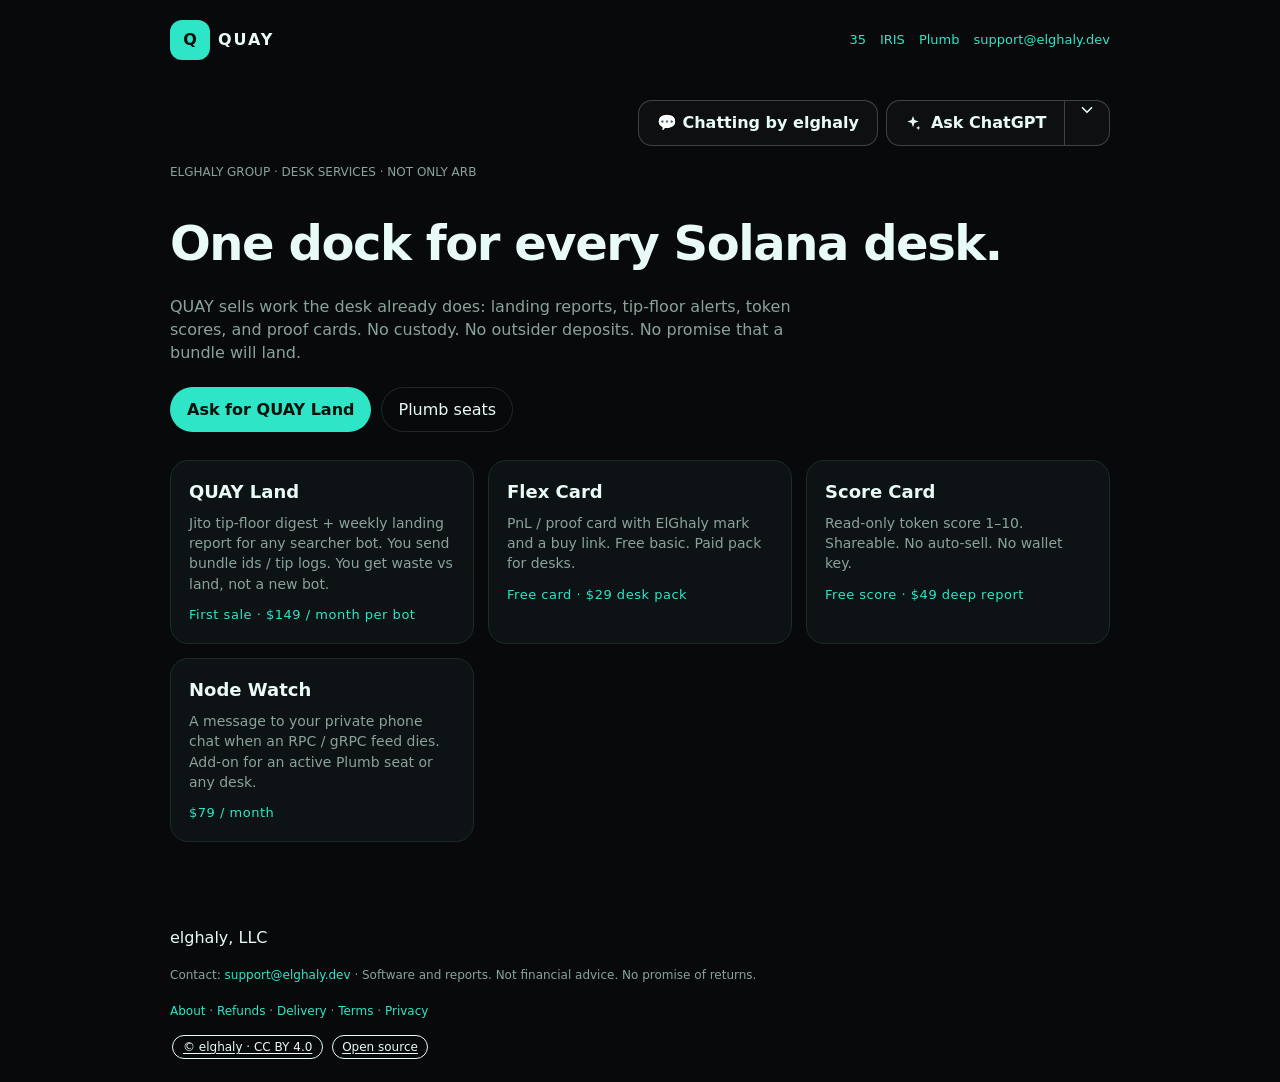
<file: quay/index.html>
<!DOCTYPE html>
<html lang="en">
<head>
<meta charset="utf-8"/>
<meta name="viewport" content="width=device-width,initial-scale=1"/>
<title>QUAY · ElGhaly desk services</title>
<meta name="description" content="QUAY is the ElGhaly service dock. Landing reports, tip-floor alerts, wallet cards, and token scores for any Solana desk — not only arbitrage."/>
<meta name="theme-color" content="#07090b"/>
<link rel="canonical" href="https://plumb-35.elghaly.dev/quay/"/>
<style>
:root{--bg:#07090b;--ink:#e8fbf6;--muted:#8aa39a;--line:#1c2a28;--mint:#2ee6c7;--card:#0d1214}
*{box-sizing:border-box}html,body{margin:0;background:var(--bg);color:var(--ink);font:16px/1.45 ui-sans-serif,system-ui}
a{color:var(--mint);text-decoration:none}header,main,footer{max-width:980px;margin:0 auto;padding:20px}
header{display:flex;align-items:center;justify-content:space-between;gap:12px;flex-wrap:wrap}
.mark{display:flex;align-items:center;gap:8px}
.q{width:40px;height:40px;border-radius:12px;background:var(--mint);color:#04110a;display:flex;align-items:center;justify-content:center;font-weight:800}
.word{font-weight:760;letter-spacing:.12em}
nav{display:flex;gap:14px;flex-wrap:wrap;color:var(--muted);font-size:13px}
h1{font-size:clamp(28px,6vw,48px);letter-spacing:-.03em;margin:28px 0 10px}
.lead{color:var(--muted);max-width:640px}
.grid{display:grid;grid-template-columns:repeat(auto-fit,minmax(240px,1fr));gap:14px;margin:28px 0}
.card{background:var(--card);border:1px solid var(--line);border-radius:18px;padding:18px}
.card h2{margin:0 0 8px;font-size:18px}
.card p{margin:0;color:var(--muted);font-size:14px}
.price{margin-top:12px;color:var(--mint);font-size:13px;letter-spacing:.04em}
.hero-actions{display:flex;gap:10px;flex-wrap:wrap;margin-top:22px}
.btn{border-radius:999px;padding:10px 16px;border:1px solid var(--line);color:var(--ink)}
.btn.primary{background:var(--mint);color:#04110a;border-color:transparent;font-weight:700}
.fine{font-size:12px;color:var(--muted);margin-top:18px}
</style>
  <link rel="icon" href="/favicon.ico" sizes="any"/>
  <link rel="icon" href="/favicon.png" type="image/png"/>
  <link rel="icon" href="/favicon.svg" type="image/svg+xml"/>
  <link rel="apple-touch-icon" href="/apple-touch-icon.png"/>
<style id="lic-badges-css">.lic-badges{margin:.75rem 0 0;font-size:.75rem;line-height:1.2}.lic-badges>a,.lic-badges>span{display:inline-flex;align-items:center;min-height:24px;margin:.2rem .15rem;padding:0 .6rem;border:1px solid currentColor;border-radius:999px;color:inherit;vertical-align:middle}.lic-badges>a{text-decoration:underline;text-underline-offset:2px}.lic-badges>span{text-decoration:none}</style>
</head>
<body>
<header>
  <div class="mark"><span class="q">Q</span><span class="word">QUAY</span></div>
  <nav>
    <a href="https://35.elghaly.dev">35</a>
    <a href="https://iris-35.elghaly.dev">IRIS</a>
    <a href="https://plumb-35.elghaly.dev">Plumb</a>
    <a href="mailto:support@elghaly.dev">support@elghaly.dev</a>
  </nav>
</header>
<main>
  <div class="page-menu" data-page-menu style="display:flex;justify-content:flex-end;min-height:46px;margin:0 0 .5rem"></div>
  <p class="fine">ELGHALY GROUP · DESK SERVICES · NOT ONLY ARB</p>
  <h1>One dock for every Solana desk.</h1>
  <p class="lead">QUAY sells work the desk already does: landing reports, tip-floor alerts, token scores, and proof cards. No custody. No outsider deposits. No promise that a bundle will land.</p>
  <div class="hero-actions">
    <a class="btn primary" href="mailto:support@elghaly.dev?subject=QUAY%20Land%20desk">Ask for QUAY Land</a>
    <a class="btn" href="/#seats">Plumb seats</a>
  </div>

  <div class="grid">
    <article class="card">
      <h2>QUAY Land</h2>
      <p>Jito tip-floor digest + weekly landing report for any searcher bot. You send bundle ids / tip logs. You get waste vs land, not a new bot.</p>
      <div class="price">First sale · $149 / month per bot</div>
    </article>
    <article class="card">
      <h2>Flex Card</h2>
      <p>PnL / proof card with ElGhaly mark and a buy link. Free basic. Paid pack for desks.</p>
      <div class="price">Free card · $29 desk pack</div>
    </article>
    <article class="card">
      <h2>Score Card</h2>
      <p>Read-only token score 1–10. Shareable. No auto-sell. No wallet key.</p>
      <div class="price">Free score · $49 deep report</div>
    </article>
    <article class="card">
      <h2>Node Watch</h2>
      <p>A message to your private phone chat when an RPC / gRPC feed dies. Add-on for an active Plumb seat or any desk.</p>
      <div class="price">$79 / month</div>
    </article>
  </div>
</main>
<footer>
  <p>elghaly, LLC</p>
  <p class="fine">Contact: <a href="mailto:support@elghaly.dev">support@elghaly.dev</a> · Software and reports. Not financial advice. No promise of returns.</p>
  <p class="fine"><a href="https://elghaly.dev/about.html">About</a> · <a href="https://quay-35.elghaly.dev/#refunds">Refunds</a> · <a href="https://elghaly.dev/delivery.html">Delivery</a> · <a href="https://elghaly.dev/terms.html">Terms</a> · <a href="https://elghaly.dev/privacy.html">Privacy</a></p>
  <p class="lic-badges"><a href="https://creativecommons.org/licenses/by/4.0/" rel="license">© elghaly · CC BY 4.0</a> <a href="https://github.com/Alarm2024">Open source</a></p>
</footer>
<script src="/page-menu.js" defer></script>
</body>
</html>
</file>
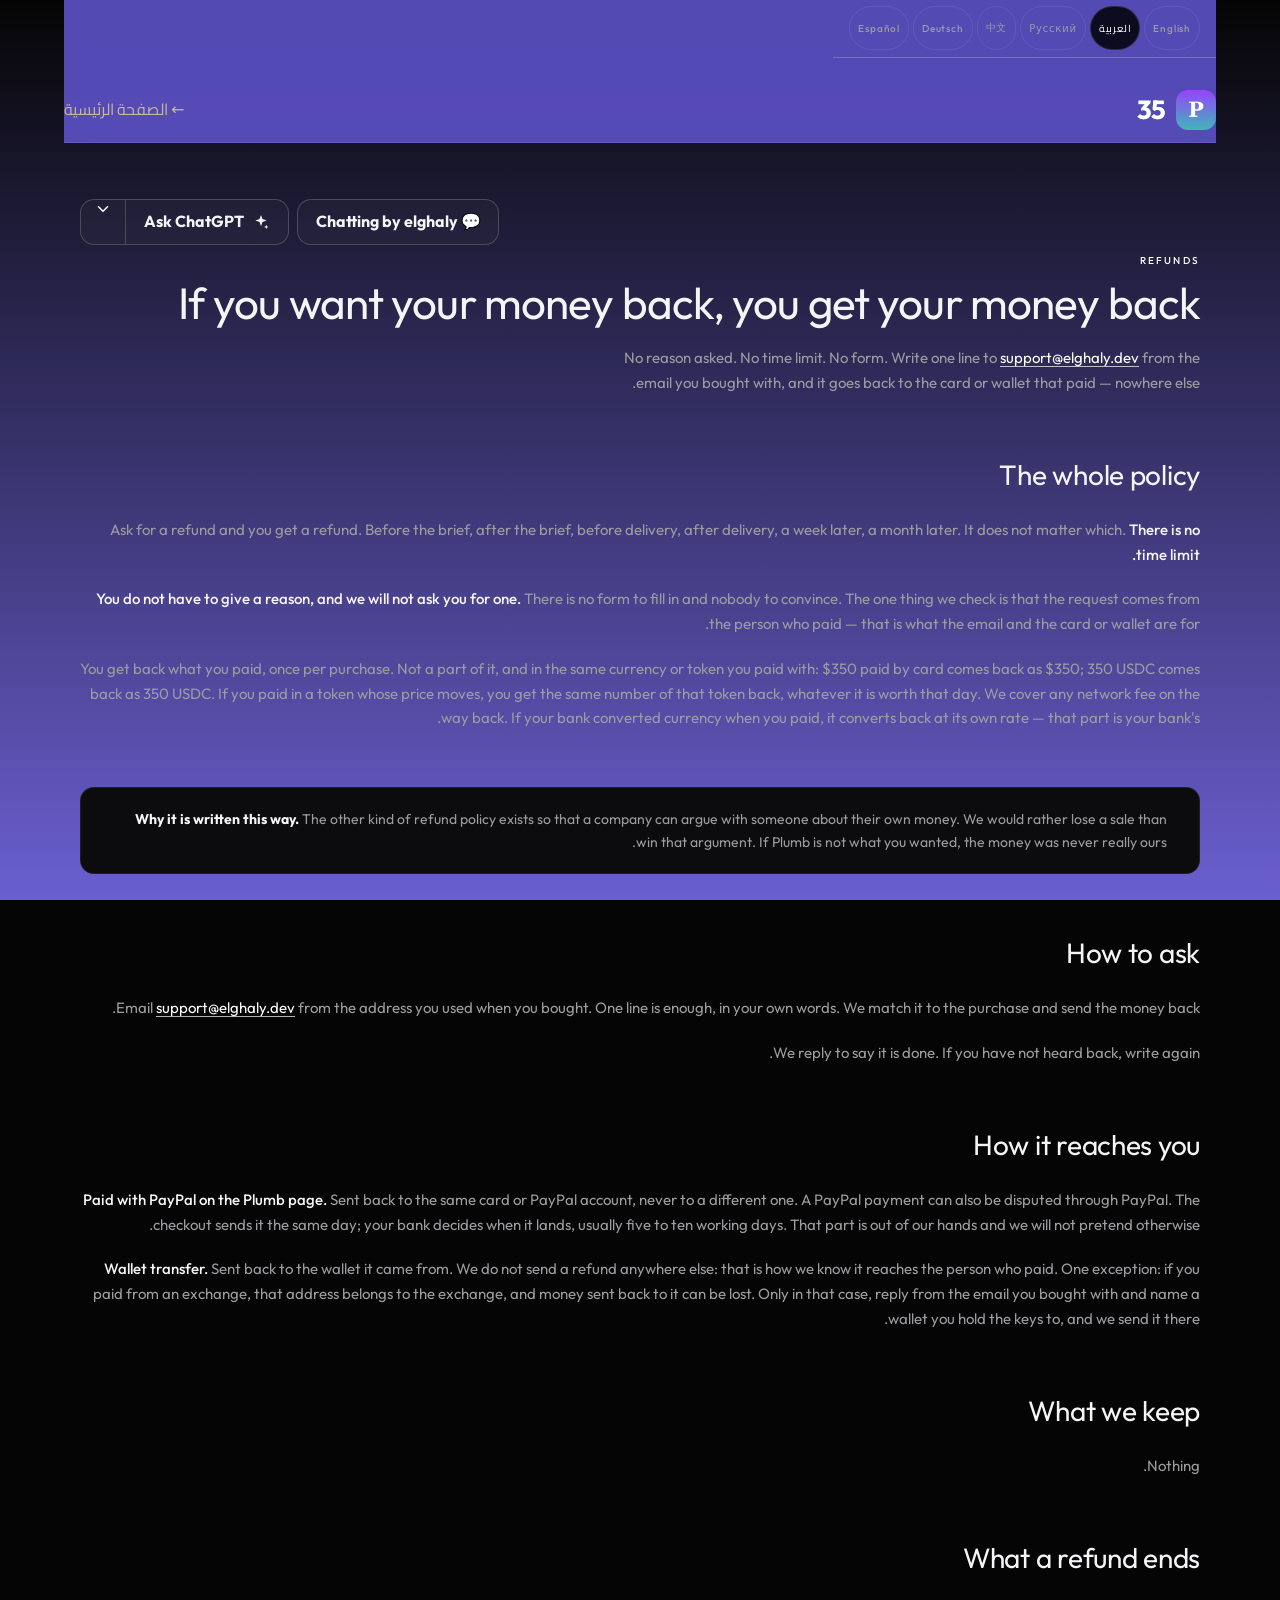
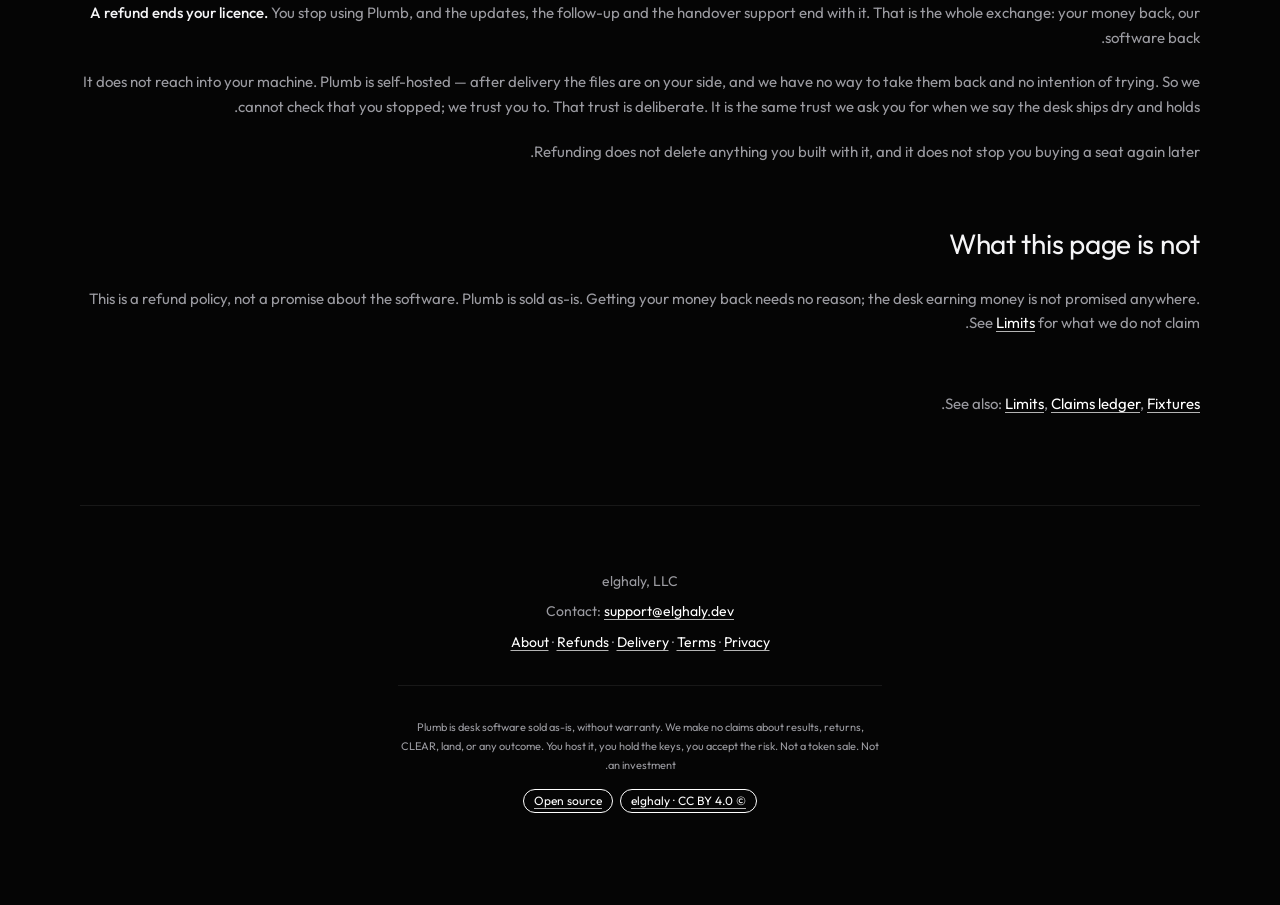
<file: refunds/index.html>
<!DOCTYPE html>
<html lang="en">
<head>
<meta charset="utf-8"/>
<meta name="viewport" content="width=device-width,initial-scale=1"/>
<title>Refunds · Plumb</title>
<meta name="description" content="If you want your money back, you get your money back. No reason asked, no time limit, no form. The same amount, back to the card or wallet that paid."/>
<meta name="robots" content="index,follow"/>
<meta name="theme-color" content="#050505"/>
<meta name="color-scheme" content="dark"/>
<link rel="canonical" href="https://plumb-35.elghaly.dev/refunds/"/>
<link rel="icon" href="/favicon.ico" sizes="any"/>
<link rel="icon" href="/favicon.png" type="image/png"/>
<link rel="icon" href="/favicon.svg" type="image/svg+xml"/>
<link rel="apple-touch-icon" href="/apple-touch-icon.png"/>
<link rel="stylesheet" href="../css/house-glass.css"/>
<link rel="stylesheet" href="../proof/proof.css"/>
<style id="lic-badges-css">.lic-badges{margin:.75rem 0 0;font-size:.75rem;line-height:1.2}.lic-badges>a,.lic-badges>span{display:inline-flex;align-items:center;min-height:24px;margin:.2rem .15rem;padding:0 .6rem;border:1px solid currentColor;border-radius:999px;color:inherit;vertical-align:middle}.lic-badges>a{text-decoration:underline;text-underline-offset:2px}.lic-badges>span{text-decoration:none}</style>
</head>
<body>
<div class="wrap">
  <header class="nav">
    <div class="nav__langbar">
      <div class="nav__langbar-in">
        <nav class="lang-switch" aria-label="Language">
          <button type="button" class="lang-btn active" data-lang="en" aria-pressed="true">English</button>
          <button type="button" class="lang-btn" data-lang="ar" aria-pressed="false">العربية</button>
          <button type="button" class="lang-btn" data-lang="ru" aria-pressed="false">Русский</button>
          <button type="button" class="lang-btn" data-lang="zh" aria-pressed="false">中文</button>
          <button type="button" class="lang-btn" data-lang="de" aria-pressed="false">Deutsch</button>
          <button type="button" class="lang-btn" data-lang="es" aria-pressed="false">Español</button>
        </nav>
      </div>
    </div>
    <div class="nav__in proof-nav-row">
      <div class="brand">
        <img class="brand-p" src="../logo.png" width="40" height="40" alt="" aria-hidden="true"/>
        <a href="../" class="brand-logo" aria-label="Plumb — home">
          <span class="bl-35">35</span>
          <span class="bl-stack"><span class="bl-name">PLUMB</span><span class="bl-sub">REFUNDS</span></span>
        </a>
      </div>
      <div class="header-right">
        <a href="../" id="proofBackHome">← Plumb home</a>
      </div>
    </div>
  </header>

  <p class="locale-notice" id="proofLocaleNote" hidden></p>

  <div class="page-menu" data-page-menu style="display:flex;justify-content:flex-end;min-height:46px;margin:0 0 .5rem"></div>

  <p class="section-label">Refunds</p>
  <h1>If you want your money back, you get your money back</h1>
  <p class="lead">No reason asked. No time limit. No form. Write one line to <a href="mailto:support@elghaly.dev">support@elghaly.dev</a> from the email you bought with, and it goes back to the card or wallet that paid — nowhere else.</p>

  <div class="prose">
    <h2>The whole policy</h2>
    <p>Ask for a refund and you get a refund. Before the brief, after the brief, before delivery, after delivery, a week later, a month later. It does not matter which. <strong>There is no time limit.</strong></p>
    <p><strong>You do not have to give a reason, and we will not ask you for one.</strong> There is no form to fill in and nobody to convince. The one thing we check is that the request comes from the person who paid — that is what the email and the card or wallet are for.</p>
    <p>You get back what you paid, once per purchase. Not a part of it, and in the same currency or token you paid with: $350 paid by card comes back as $350; 350 USDC comes back as 350 USDC. If you paid in a token whose price moves, you get the same number of that token back, whatever it is worth that day. We cover any network fee on the way back. If your bank converted currency when you paid, it converts back at its own rate — that part is your bank's.</p>
  </div>

  <div class="callout">
    <p><strong>Why it is written this way.</strong> The other kind of refund policy exists so that a company can argue with someone about their own money. We would rather lose a sale than win that argument. If Plumb is not what you wanted, the money was never really ours.</p>
  </div>

  <div class="prose">
    <h2>How to ask</h2>
    <p>Email <a href="mailto:support@elghaly.dev">support@elghaly.dev</a> from the address you used when you bought. One line is enough, in your own words. We match it to the purchase and send the money back.</p>
    <p>We reply to say it is done. If you have not heard back, write again.</p>

    <h2>How it reaches you</h2>
    <p><strong>Paid with PayPal on the Plumb page.</strong> Sent back to the same card or PayPal account, never to a different one. A PayPal payment can also be disputed through PayPal. The checkout sends it the same day; your bank decides when it lands, usually five to ten working days. That part is out of our hands and we will not pretend otherwise.</p>
    <p><strong>Wallet transfer.</strong> Sent back to the wallet it came from. We do not send a refund anywhere else: that is how we know it reaches the person who paid. One exception: if you paid from an exchange, that address belongs to the exchange, and money sent back to it can be lost. Only in that case, reply from the email you bought with and name a wallet you hold the keys to, and we send it there.</p>

    <h2>What we keep</h2>
    <p>Nothing.</p>

    <h2>What a refund ends</h2>
    <p><strong>A refund ends your licence.</strong> You stop using Plumb, and the updates, the follow-up and the handover support end with it. That is the whole exchange: your money back, our software back.</p>
    <p>It does not reach into your machine. Plumb is self-hosted — after delivery the files are on your side, and we have no way to take them back and no intention of trying. So we cannot check that you stopped; we trust you to. That trust is deliberate. It is the same trust we ask you for when we say the desk ships dry and holds.</p>
    <p>Refunding does not delete anything you built with it, and it does not stop you buying a seat again later.</p>

    <h2>What this page is not</h2>
    <p>This is a refund policy, not a promise about the software. Plumb is sold as-is. Getting your money back needs no reason; the desk earning money is not promised anywhere. See <a href="../proof/limits/">Limits</a> for what we do not claim.</p>
  </div>

  <div class="prose">
    <p>See also: <a href="../proof/limits/">Limits</a>, <a href="../proof/claims/">Claims ledger</a>, <a href="../proof/fixtures/">Fixtures</a>.</p>
  </div>

  <footer>
    <p>elghaly, LLC</p>
    <p class="addr">Contact: <a href="mailto:support@elghaly.dev">support@elghaly.dev</a></p>
    <p class="addr legal-links"><a href="https://elghaly.dev/about.html">About</a> · <a href="/refunds/">Refunds</a> · <a href="https://elghaly.dev/delivery.html">Delivery</a> · <a href="https://elghaly.dev/terms.html">Terms</a> · <a href="https://elghaly.dev/privacy.html">Privacy</a></p>
    <p class="fine">Plumb is desk software sold as-is, without warranty. We make no claims about results, returns, CLEAR, land, or any outcome. You host it, you hold the keys, you accept the risk. Not a token sale. Not an investment.</p>
  <p class="lic-badges"><a href="https://creativecommons.org/licenses/by/4.0/" rel="license">© elghaly · CC BY 4.0</a> <a href="https://github.com/Alarm2024">Open source</a></p>
  </footer>
</div>
<script src="../proof/proof-i18n.js"></script>
<script src="/page-menu.js" defer></script>
</body>
</html>
</file>
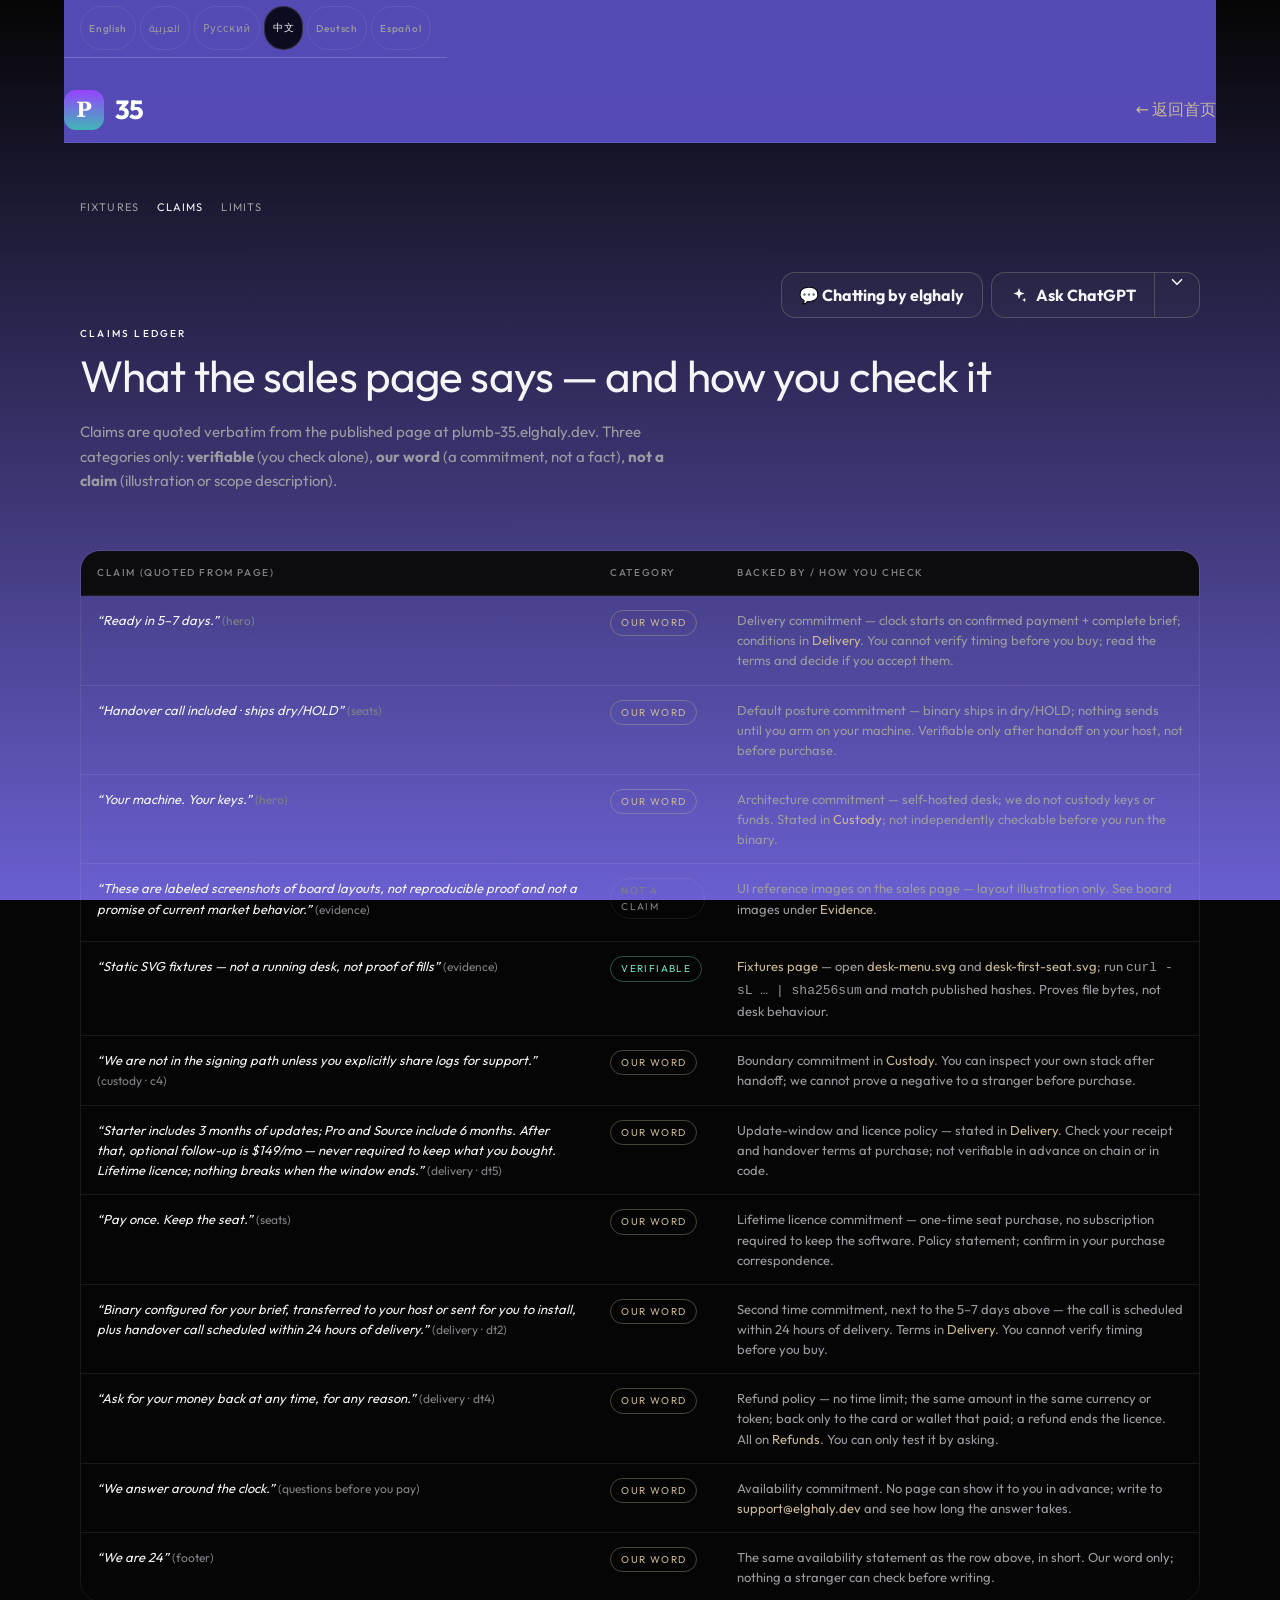
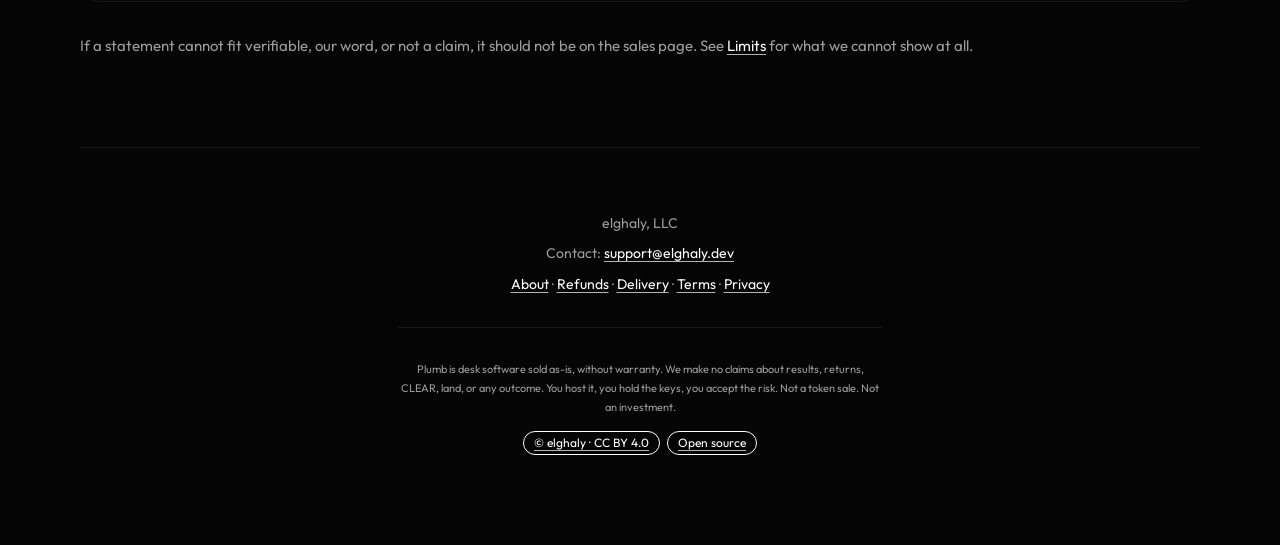
<file: proof/claims/index.html>
<!DOCTYPE html>
<html lang="en">
<head>
<meta charset="utf-8"/>
<meta name="viewport" content="width=device-width,initial-scale=1"/>
<title>Claims ledger · Plumb proof</title>
<meta name="description" content="Every claim on the Plumb sales page — quoted verbatim — with how a stranger checks it: verifiable, our word, or not a claim."/>
<meta name="robots" content="index,follow"/>
<meta name="theme-color" content="#050505"/>
<link rel="icon" href="../../favicon.png" type="image/png"/>
<link rel="icon" href="../../favicon.svg" type="image/svg+xml"/>
<link rel="stylesheet" href="../../css/house-glass.css"/>
<link rel="stylesheet" href="../proof.css"/>
<style id="lic-badges-css">.lic-badges{margin:.75rem 0 0;font-size:.75rem;line-height:1.2}.lic-badges>a,.lic-badges>span{display:inline-flex;align-items:center;min-height:24px;margin:.2rem .15rem;padding:0 .6rem;border:1px solid currentColor;border-radius:999px;color:inherit;vertical-align:middle}.lic-badges>a{text-decoration:underline;text-underline-offset:2px}.lic-badges>span{text-decoration:none}</style>
</head>
<body>
<div class="wrap">
  <header class="nav">
    <div class="nav__langbar">
      <div class="nav__langbar-in">
        <nav class="lang-switch" aria-label="Language">
          <button type="button" class="lang-btn active" data-lang="en" aria-pressed="true">English</button>
          <button type="button" class="lang-btn" data-lang="ar" aria-pressed="false">العربية</button>
          <button type="button" class="lang-btn" data-lang="ru" aria-pressed="false">Русский</button>
          <button type="button" class="lang-btn" data-lang="zh" aria-pressed="false">中文</button>
          <button type="button" class="lang-btn" data-lang="de" aria-pressed="false">Deutsch</button>
          <button type="button" class="lang-btn" data-lang="es" aria-pressed="false">Español</button>
        </nav>
      </div>
    </div>
    <div class="nav__in proof-nav-row">
      <div class="brand">
        <img class="brand-p" src="../../logo.png" width="40" height="40" alt="" aria-hidden="true"/>
        <a href="../../" class="brand-logo" aria-label="Plumb — home">
          <span class="bl-35">35</span>
          <span class="bl-stack"><span class="bl-name">PLUMB</span><span class="bl-sub">PROOF</span></span>
        </a>
      </div>
      <div class="header-right">
        <a href="../../" id="proofBackHome">← Plumb home</a>
      </div>
    </div>
  </header>

  <nav class="proof-nav" aria-label="Proof pages">
    <a href="../fixtures/" id="navFixtures">Fixtures</a>
    <a href="../claims/" id="navClaims" aria-current="page">Claims</a>
    <a href="../limits/" id="navLimits">Limits</a>
  </nav>

  <p class="locale-notice" id="proofLocaleNote" hidden></p>

  <div class="page-menu" data-page-menu style="display:flex;justify-content:flex-end;min-height:46px;margin:0 0 .5rem"></div>

  <p class="section-label">Claims ledger</p>
  <h1>What the sales page says — and how you check it</h1>
  <p class="lead">Claims are quoted verbatim from the published page at plumb-35.elghaly.dev. Three categories only: <strong>verifiable</strong> (you check alone), <strong>our word</strong> (a commitment, not a fact), <strong>not a claim</strong> (illustration or scope description).</p>

  <div class="claims-table-wrap">
    <table>
      <thead>
        <tr>
          <th scope="col">Claim (quoted from page)</th>
          <th scope="col">Category</th>
          <th scope="col">Backed by / how you check</th>
        </tr>
      </thead>
      <tbody>
        <tr>
          <td><span class="quote">“Ready in 5–7 days.”</span> <span style="color:var(--muted-soft);font-size:12px">(hero)</span></td>
          <td><span class="tag tag-word">Our word</span></td>
          <td>Delivery commitment — clock starts on confirmed payment + complete brief; conditions in <a href="../../#delivery">Delivery</a>. You cannot verify timing before you buy; read the terms and decide if you accept them.</td>
        </tr>
        <tr>
          <td><span class="quote">“Handover call included · ships dry/HOLD”</span> <span style="color:var(--muted-soft);font-size:12px">(seats)</span></td>
          <td><span class="tag tag-word">Our word</span></td>
          <td>Default posture commitment — binary ships in dry/HOLD; nothing sends until you arm on your machine. Verifiable only after handoff on your host, not before purchase.</td>
        </tr>
        <tr>
          <td><span class="quote">“Your machine. Your keys.”</span> <span style="color:var(--muted-soft);font-size:12px">(hero)</span></td>
          <td><span class="tag tag-word">Our word</span></td>
          <td>Architecture commitment — self-hosted desk; we do not custody keys or funds. Stated in <a href="../../#custody">Custody</a>; not independently checkable before you run the binary.</td>
        </tr>
        <tr>
          <td><span class="quote">“These are labeled screenshots of board layouts, not reproducible proof and not a promise of current market behavior.”</span> <span style="color:var(--muted-soft);font-size:12px">(evidence)</span></td>
          <td><span class="tag tag-not">Not a claim</span></td>
          <td>UI reference images on the sales page — layout illustration only. See board images under <a href="../../#evidence">Evidence</a>.</td>
        </tr>
        <tr>
          <td><span class="quote">“Static SVG fixtures — not a running desk, not proof of fills”</span> <span style="color:var(--muted-soft);font-size:12px">(evidence)</span></td>
          <td><span class="tag tag-verifiable">Verifiable</span></td>
          <td><a href="../fixtures/">Fixtures page</a> — open <a href="../../desk-menu.svg">desk-menu.svg</a> and <a href="../../desk-first-seat.svg">desk-first-seat.svg</a>; run <code>curl -sL … | sha256sum</code> and match published hashes. Proves file bytes, not desk behaviour.</td>
        </tr>
        <tr>
          <td><span class="quote">“We are not in the signing path unless you explicitly share logs for support.”</span> <span style="color:var(--muted-soft);font-size:12px">(custody · c4)</span></td>
          <td><span class="tag tag-word">Our word</span></td>
          <td>Boundary commitment in <a href="../../#custody">Custody</a>. You can inspect your own stack after handoff; we cannot prove a negative to a stranger before purchase.</td>
        </tr>
        <tr>
          <td><span class="quote">“Starter includes 3 months of updates; Pro and Source include 6 months. After that, optional follow-up is $149/mo — never required to keep what you bought. Lifetime licence; nothing breaks when the window ends.”</span> <span style="color:var(--muted-soft);font-size:12px">(delivery · dt5)</span></td>
          <td><span class="tag tag-word">Our word</span></td>
          <td>Update-window and licence policy — stated in <a href="../../#delivery">Delivery</a>. Check your receipt and handover terms at purchase; not verifiable in advance on chain or in code.</td>
        </tr>
        <tr>
          <td><span class="quote">“Pay once. Keep the seat.”</span> <span style="color:var(--muted-soft);font-size:12px">(seats)</span></td>
          <td><span class="tag tag-word">Our word</span></td>
          <td>Lifetime licence commitment — one-time seat purchase, no subscription required to keep the software. Policy statement; confirm in your purchase correspondence.</td>
        </tr>
        <tr>
          <td><span class="quote">“Binary configured for your brief, transferred to your host or sent for you to install, plus handover call scheduled within 24 hours of delivery.”</span> <span style="color:var(--muted-soft);font-size:12px">(delivery · dt2)</span></td>
          <td><span class="tag tag-word">Our word</span></td>
          <td>Second time commitment, next to the 5–7 days above — the call is scheduled within 24 hours of delivery. Terms in <a href="../../#delivery">Delivery</a>. You cannot verify timing before you buy.</td>
        </tr>
        <tr>
          <td><span class="quote">“Ask for your money back at any time, for any reason.”</span> <span style="color:var(--muted-soft);font-size:12px">(delivery · dt4)</span></td>
          <td><span class="tag tag-word">Our word</span></td>
          <td>Refund policy — no time limit; the same amount in the same currency or token; back only to the card or wallet that paid; a refund ends the licence. All on <a href="../../refunds/">Refunds</a>. You can only test it by asking.</td>
        </tr>
        <tr>
          <td><span class="quote">“We answer around the clock.”</span> <span style="color:var(--muted-soft);font-size:12px">(questions before you pay)</span></td>
          <td><span class="tag tag-word">Our word</span></td>
          <td>Availability commitment. No page can show it to you in advance; write to <a href="mailto:support@elghaly.dev">support@elghaly.dev</a> and see how long the answer takes.</td>
        </tr>
        <tr>
          <td><span class="quote">“We are 24”</span> <span style="color:var(--muted-soft);font-size:12px">(footer)</span></td>
          <td><span class="tag tag-word">Our word</span></td>
          <td>The same availability statement as the row above, in short. Our word only; nothing a stranger can check before writing.</td>
        </tr>
      </tbody>
    </table>
  </div>

  <div class="prose">
    <p>If a statement cannot fit verifiable, our word, or not a claim, it should not be on the sales page. See <a href="../limits/">Limits</a> for what we cannot show at all.</p>
  </div>

  <footer>
    <p>elghaly, LLC</p>
    <p class="addr">Contact: <a href="mailto:support@elghaly.dev">support@elghaly.dev</a></p>
    <p class="addr legal-links"><a href="https://elghaly.dev/about.html">About</a> · <a href="/refunds/">Refunds</a> · <a href="https://elghaly.dev/delivery.html">Delivery</a> · <a href="https://elghaly.dev/terms.html">Terms</a> · <a href="https://elghaly.dev/privacy.html">Privacy</a></p>
    <p class="fine">Plumb is desk software sold as-is, without warranty. We make no claims about results, returns, CLEAR, land, or any outcome. You host it, you hold the keys, you accept the risk. Not a token sale. Not an investment.</p>
  <p class="lic-badges"><a href="https://creativecommons.org/licenses/by/4.0/" rel="license">© elghaly · CC BY 4.0</a> <a href="https://github.com/Alarm2024">Open source</a></p>
  </footer>
</div>
<script src="../proof-i18n.js"></script>
<script src="/page-menu.js" defer></script>
</body>
</html>
</file>
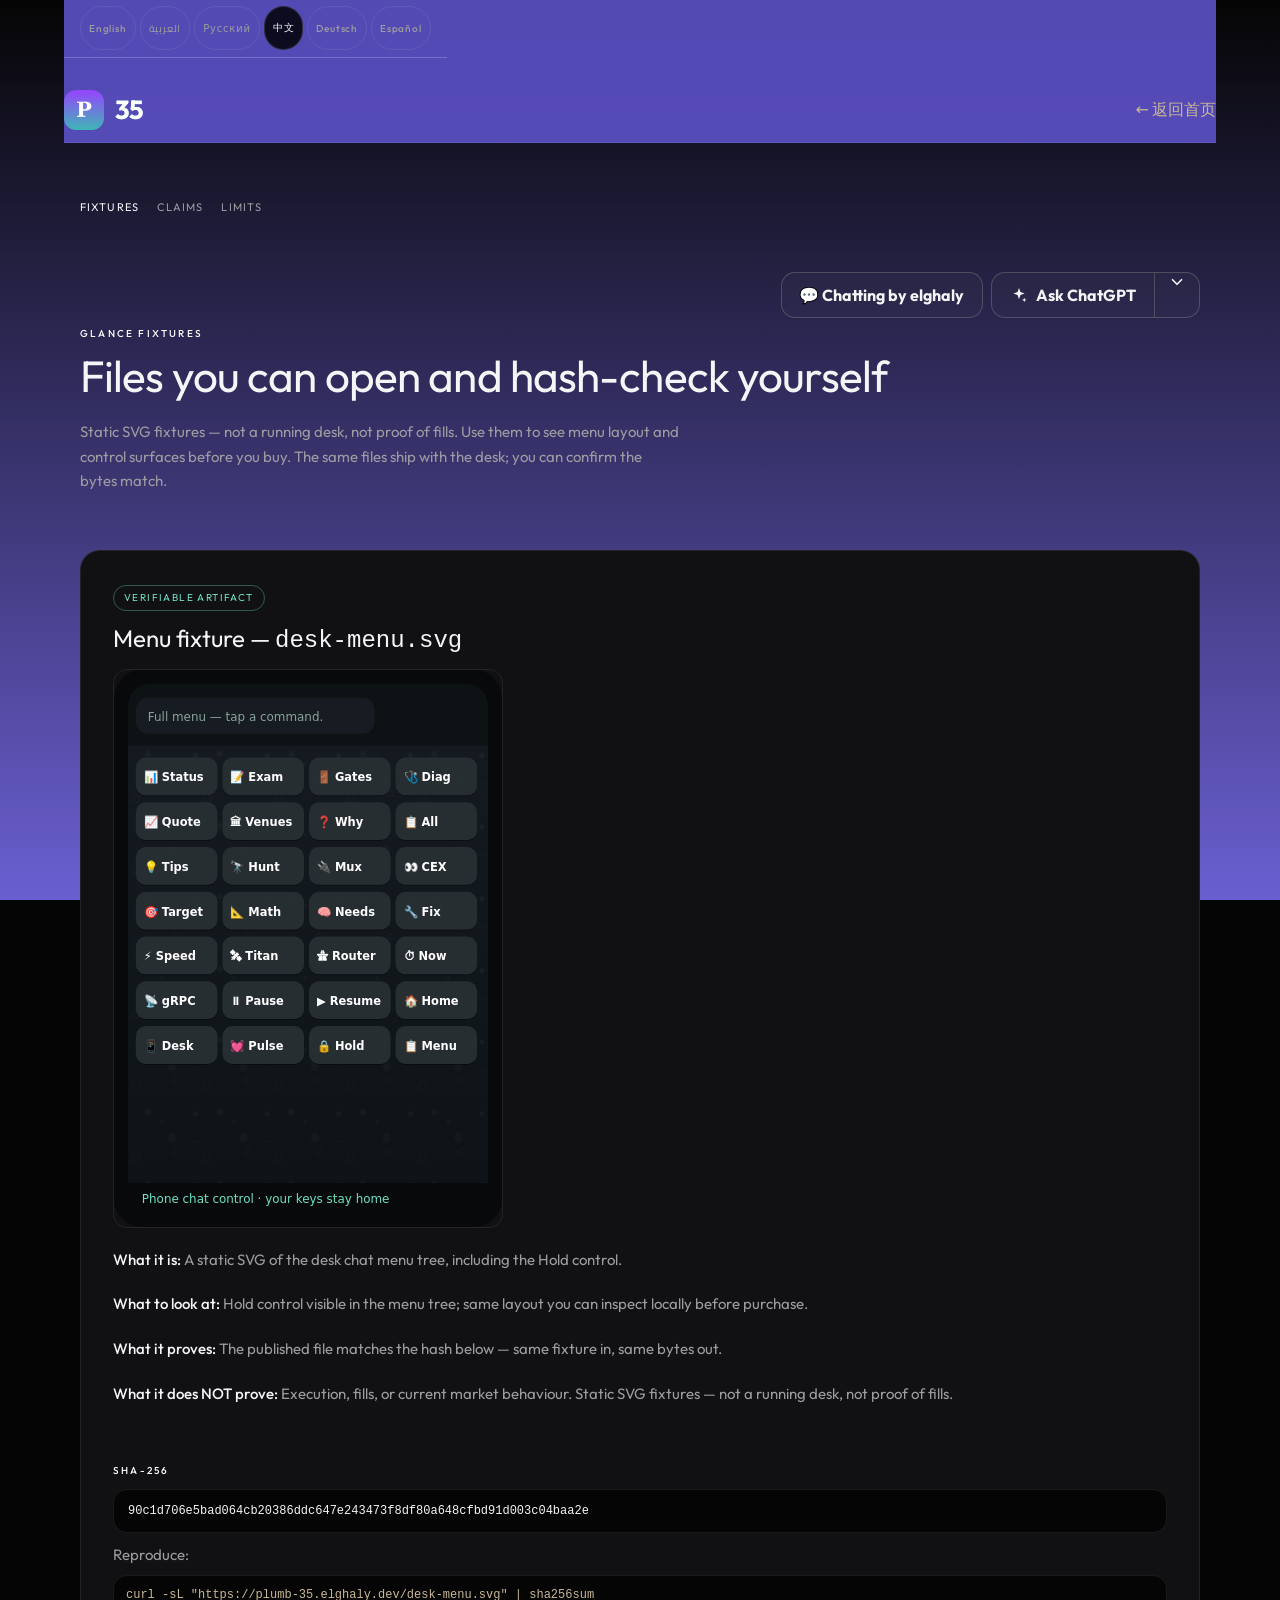
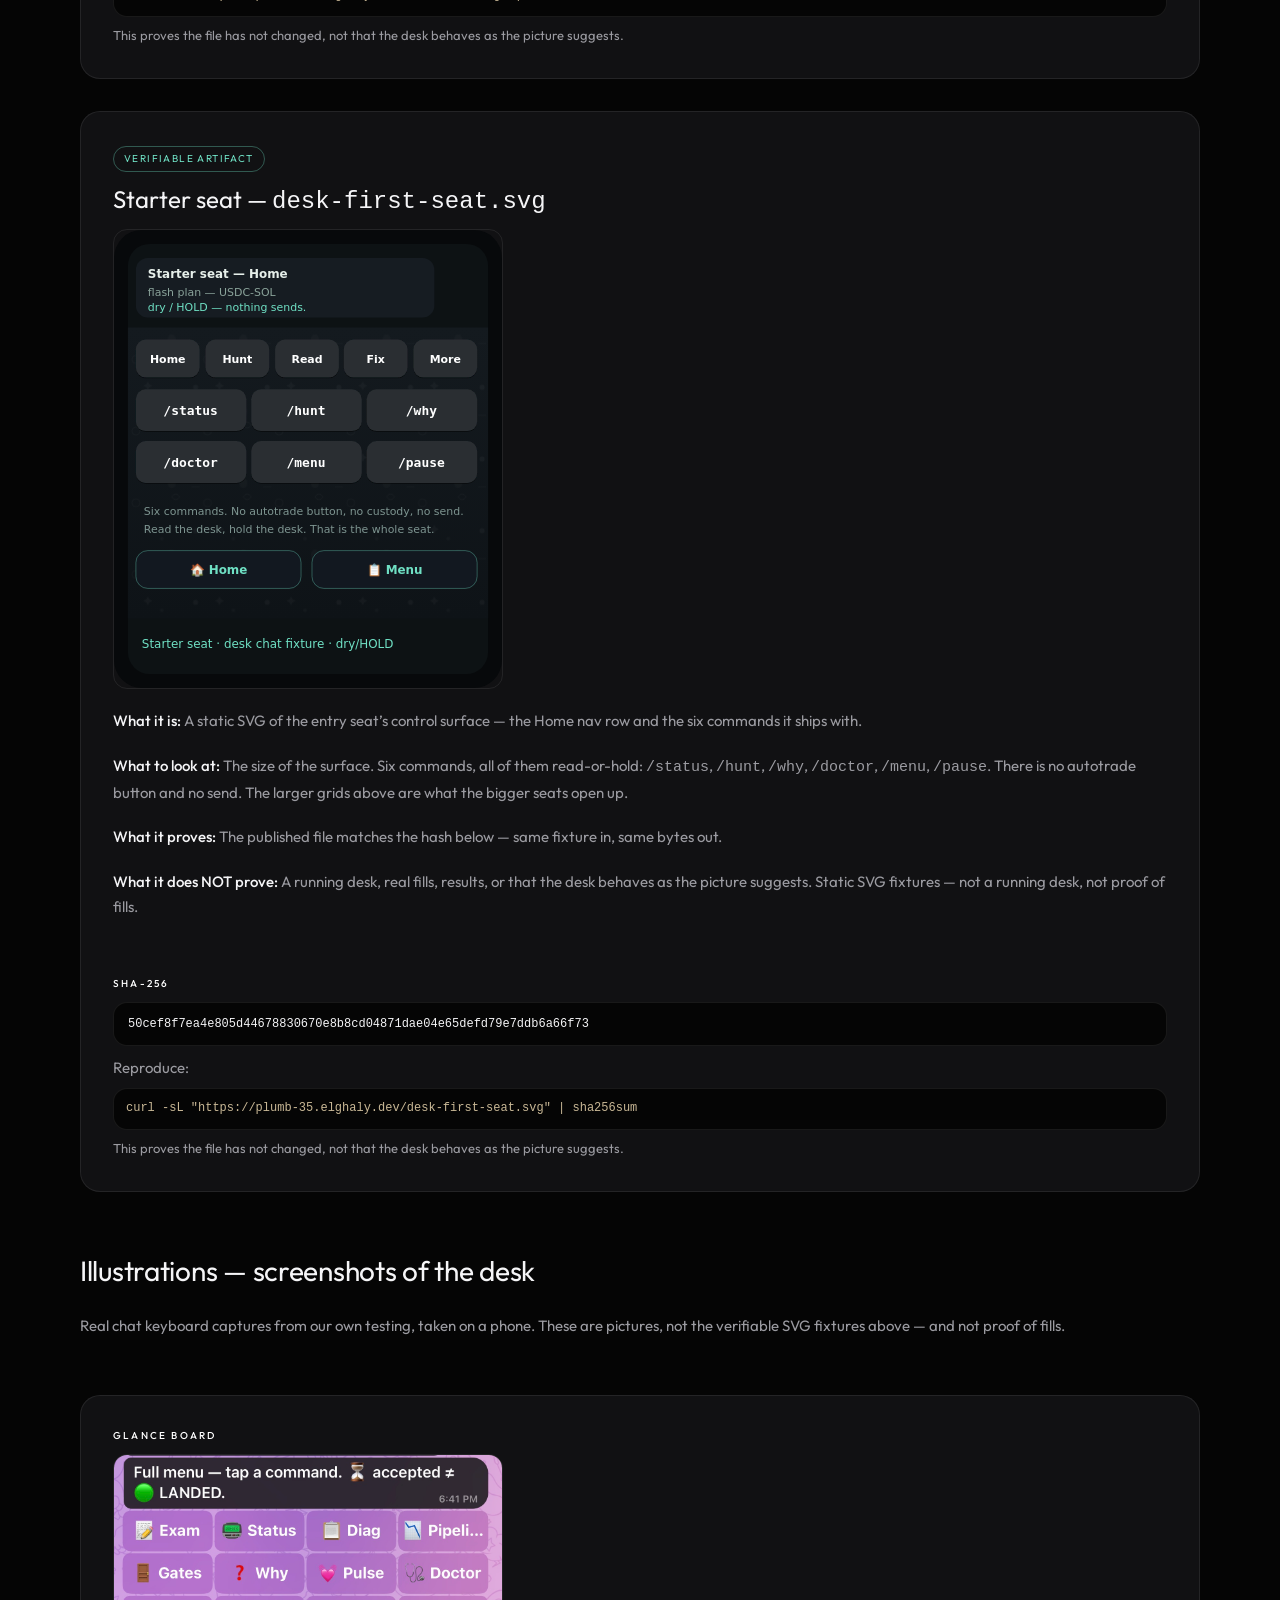
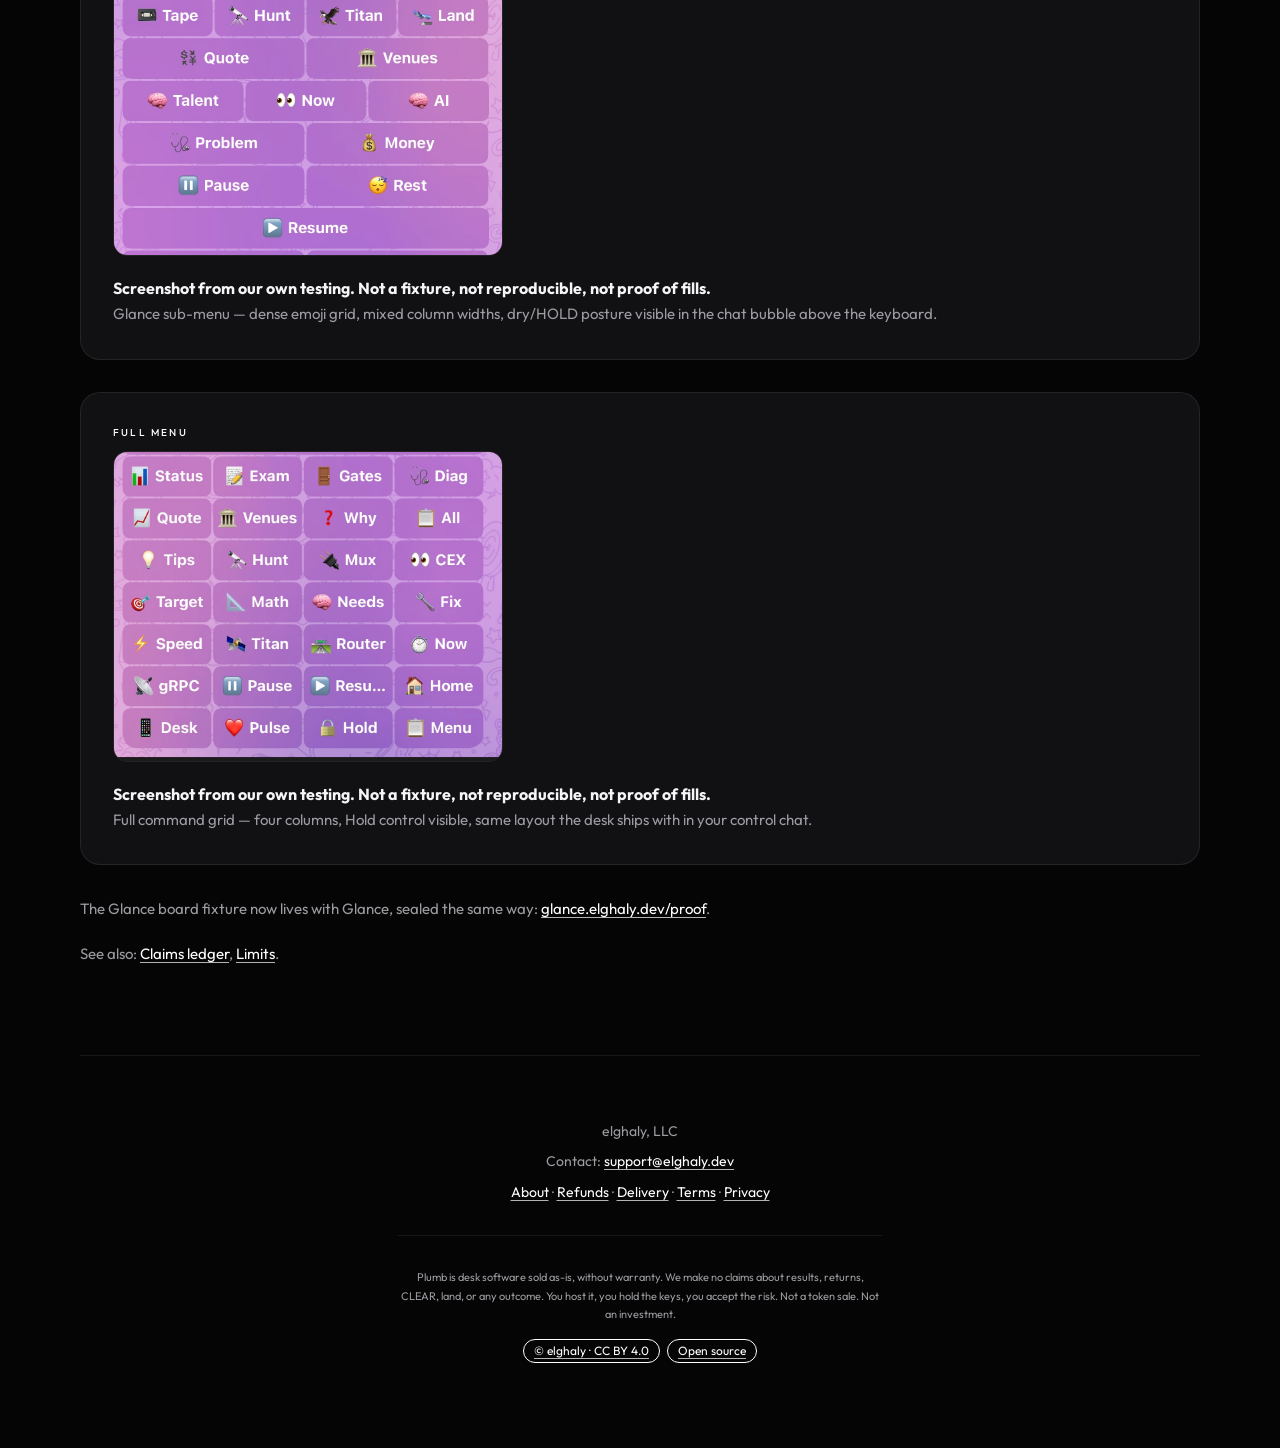
<file: proof/fixtures/index.html>
<!DOCTYPE html>
<html lang="en">
<head>
<meta charset="utf-8"/>
<meta name="viewport" content="width=device-width,initial-scale=1"/>
<title>Fixtures · Plumb proof</title>
<meta name="description" content="Glance SVG fixtures you can open and hash-check yourself. Same files ship with the desk. Proves file bytes, not desk behaviour."/>
<meta name="robots" content="index,follow"/>
<meta name="theme-color" content="#050505"/>
<link rel="icon" href="../../favicon.png" type="image/png"/>
<link rel="icon" href="../../favicon.svg" type="image/svg+xml"/>
<link rel="stylesheet" href="../../css/house-glass.css"/>
<link rel="stylesheet" href="../proof.css"/>
<style id="lic-badges-css">.lic-badges{margin:.75rem 0 0;font-size:.75rem;line-height:1.2}.lic-badges>a,.lic-badges>span{display:inline-flex;align-items:center;min-height:24px;margin:.2rem .15rem;padding:0 .6rem;border:1px solid currentColor;border-radius:999px;color:inherit;vertical-align:middle}.lic-badges>a{text-decoration:underline;text-underline-offset:2px}.lic-badges>span{text-decoration:none}</style>
</head>
<body>
<div class="wrap">
  <header class="nav">
    <div class="nav__langbar">
      <div class="nav__langbar-in">
        <nav class="lang-switch" aria-label="Language">
          <button type="button" class="lang-btn active" data-lang="en" aria-pressed="true">English</button>
          <button type="button" class="lang-btn" data-lang="ar" aria-pressed="false">العربية</button>
          <button type="button" class="lang-btn" data-lang="ru" aria-pressed="false">Русский</button>
          <button type="button" class="lang-btn" data-lang="zh" aria-pressed="false">中文</button>
          <button type="button" class="lang-btn" data-lang="de" aria-pressed="false">Deutsch</button>
          <button type="button" class="lang-btn" data-lang="es" aria-pressed="false">Español</button>
        </nav>
      </div>
    </div>
    <div class="nav__in proof-nav-row">
      <div class="brand">
        <img class="brand-p" src="../../logo.png" width="40" height="40" alt="" aria-hidden="true"/>
        <a href="../../" class="brand-logo" aria-label="Plumb — home">
          <span class="bl-35">35</span>
          <span class="bl-stack"><span class="bl-name">PLUMB</span><span class="bl-sub">PROOF</span></span>
        </a>
      </div>
      <div class="header-right">
        <a href="../../" id="proofBackHome">← Plumb home</a>
      </div>
    </div>
  </header>

  <nav class="proof-nav" aria-label="Proof pages">
    <a href="../fixtures/" id="navFixtures" aria-current="page">Fixtures</a>
    <a href="../claims/" id="navClaims">Claims</a>
    <a href="../limits/" id="navLimits">Limits</a>
  </nav>

  <p class="locale-notice" id="proofLocaleNote" hidden></p>

  <div class="page-menu" data-page-menu style="display:flex;justify-content:flex-end;min-height:46px;margin:0 0 .5rem"></div>

  <p class="section-label">Glance fixtures</p>
  <h1>Files you can open and hash-check yourself</h1>
  <p class="lead">Static SVG fixtures — not a running desk, not proof of fills. Use them to see menu layout and control surfaces before you buy. The same files ship with the desk; you can confirm the bytes match.</p>

  <article class="fixture-block">
    <span class="tag tag-verifiable">Verifiable artifact</span>
    <h2 style="font-family:var(--serif);font-weight:400;font-size:24px;margin-bottom:8px">Menu fixture — <code>desk-menu.svg</code></h2>
    <a href="../../desk-menu.svg" target="_blank" rel="noopener">
      <img src="../../desk-menu.svg" alt="Menu fixture — desk chat menu with Hold control" width="390" height="560" loading="lazy" decoding="async"/>
    </a>
    <div class="prose">
      <p><strong>What it is:</strong> A static SVG of the desk chat menu tree, including the Hold control.</p>
      <p><strong>What to look at:</strong> Hold control visible in the menu tree; same layout you can inspect locally before purchase.</p>
      <p><strong>What it proves:</strong> The published file matches the hash below — same fixture in, same bytes out.</p>
      <p><strong>What it does NOT prove:</strong> Execution, fills, or current market behaviour. Static SVG fixtures — not a running desk, not proof of fills.</p>
    </div>
    <p class="section-label" style="margin-top:16px">SHA-256</p>
    <div class="hash-box" id="hashMenu">90c1d706e5bad064cb20386ddc647e243473f8df80a648cfbd91d003c04baa2e</div>
    <p class="prose" style="margin-bottom:6px">Reproduce:</p>
    <div class="cmd">curl -sL "https://plumb-35.elghaly.dev/desk-menu.svg" | sha256sum</div>
    <p class="prose" style="margin:8px 0 0;font-size:13px">This proves the file has not changed, not that the desk behaves as the picture suggests.</p>
  </article>

  <article class="fixture-block">
    <span class="tag tag-verifiable">Verifiable artifact</span>
    <h2 style="font-family:var(--serif);font-weight:400;font-size:24px;margin-bottom:8px">Starter seat — <code>desk-first-seat.svg</code></h2>
    <a href="../../desk-first-seat.svg" target="_blank" rel="noopener">
      <img src="../../desk-first-seat.svg" alt="Starter seat fixture — Home nav and the six commands the entry seat ships with" width="390" height="460" loading="lazy" decoding="async"/>
    </a>
    <div class="prose">
      <p><strong>What it is:</strong> A static SVG of the entry seat&rsquo;s control surface — the Home nav row and the six commands it ships with.</p>
      <p><strong>What to look at:</strong> The size of the surface. Six commands, all of them read-or-hold: <code>/status</code>, <code>/hunt</code>, <code>/why</code>, <code>/doctor</code>, <code>/menu</code>, <code>/pause</code>. There is no autotrade button and no send. The larger grids above are what the bigger seats open up.</p>
      <p><strong>What it proves:</strong> The published file matches the hash below — same fixture in, same bytes out.</p>
      <p><strong>What it does NOT prove:</strong> A running desk, real fills, results, or that the desk behaves as the picture suggests. Static SVG fixtures — not a running desk, not proof of fills.</p>
    </div>
    <p class="section-label" style="margin-top:16px">SHA-256</p>
    <div class="hash-box" id="hashFirstSeat">50cef8f7ea4e805d44678830670e8b8cd04871dae04e65defd79e7ddb6a66f73</div>
    <p class="prose" style="margin-bottom:6px">Reproduce:</p>
    <div class="cmd">curl -sL "https://plumb-35.elghaly.dev/desk-first-seat.svg" | sha256sum</div>
    <p class="prose" style="margin:8px 0 0;font-size:13px">This proves the file has not changed, not that the desk behaves as the picture suggests.</p>
  </article>

  <div class="prose">
    <h2>Illustrations — screenshots of the desk</h2>
    <p>Real chat keyboard captures from our own testing, taken on a phone. These are pictures, not the verifiable SVG fixtures above — and not proof of fills.</p>
  </div>

  <article class="illus-block">
    <p class="section-label">Glance board</p>
    <img src="../../assets/desk-glance-screenshot.jpeg" alt="Screenshot — Glance board keyboard in the desk chat, from our testing" width="390" height="844" loading="lazy" decoding="async"/>
    <p><strong>Screenshot from our own testing. Not a fixture, not reproducible, not proof of fills.</strong></p>
    <p class="prose" style="margin:0">Glance sub-menu — dense emoji grid, mixed column widths, dry/HOLD posture visible in the chat bubble above the keyboard.</p>
  </article>

  <article class="illus-block">
    <p class="section-label">Full menu</p>
    <img src="../../assets/desk-menu-screenshot.jpeg" alt="Screenshot — full desk menu keyboard in the desk chat, from our testing" width="390" height="844" loading="lazy" decoding="async"/>
    <p><strong>Screenshot from our own testing. Not a fixture, not reproducible, not proof of fills.</strong></p>
    <p class="prose" style="margin:0">Full command grid — four columns, Hold control visible, same layout the desk ships with in your control chat.</p>
  </article>

  <div class="prose">
    <p>The Glance board fixture now lives with Glance, sealed the same way: <a href="https://glance.elghaly.dev/proof/#board" rel="noopener">glance.elghaly.dev/proof</a>.</p>
    <p>See also: <a href="../claims/">Claims ledger</a>, <a href="../limits/">Limits</a>.</p>
  </div>

  <footer>
    <p>elghaly, LLC</p>
    <p class="addr">Contact: <a href="mailto:support@elghaly.dev">support@elghaly.dev</a></p>
    <p class="addr legal-links"><a href="https://elghaly.dev/about.html">About</a> · <a href="/refunds/">Refunds</a> · <a href="https://elghaly.dev/delivery.html">Delivery</a> · <a href="https://elghaly.dev/terms.html">Terms</a> · <a href="https://elghaly.dev/privacy.html">Privacy</a></p>
    <p class="fine">Plumb is desk software sold as-is, without warranty. We make no claims about results, returns, CLEAR, land, or any outcome. You host it, you hold the keys, you accept the risk. Not a token sale. Not an investment.</p>
  <p class="lic-badges"><a href="https://creativecommons.org/licenses/by/4.0/" rel="license">© elghaly · CC BY 4.0</a> <a href="https://github.com/Alarm2024">Open source</a></p>
  </footer>
</div>
<script src="../proof-i18n.js"></script>
<script src="/page-menu.js" defer></script>
</body>
</html>
</file>
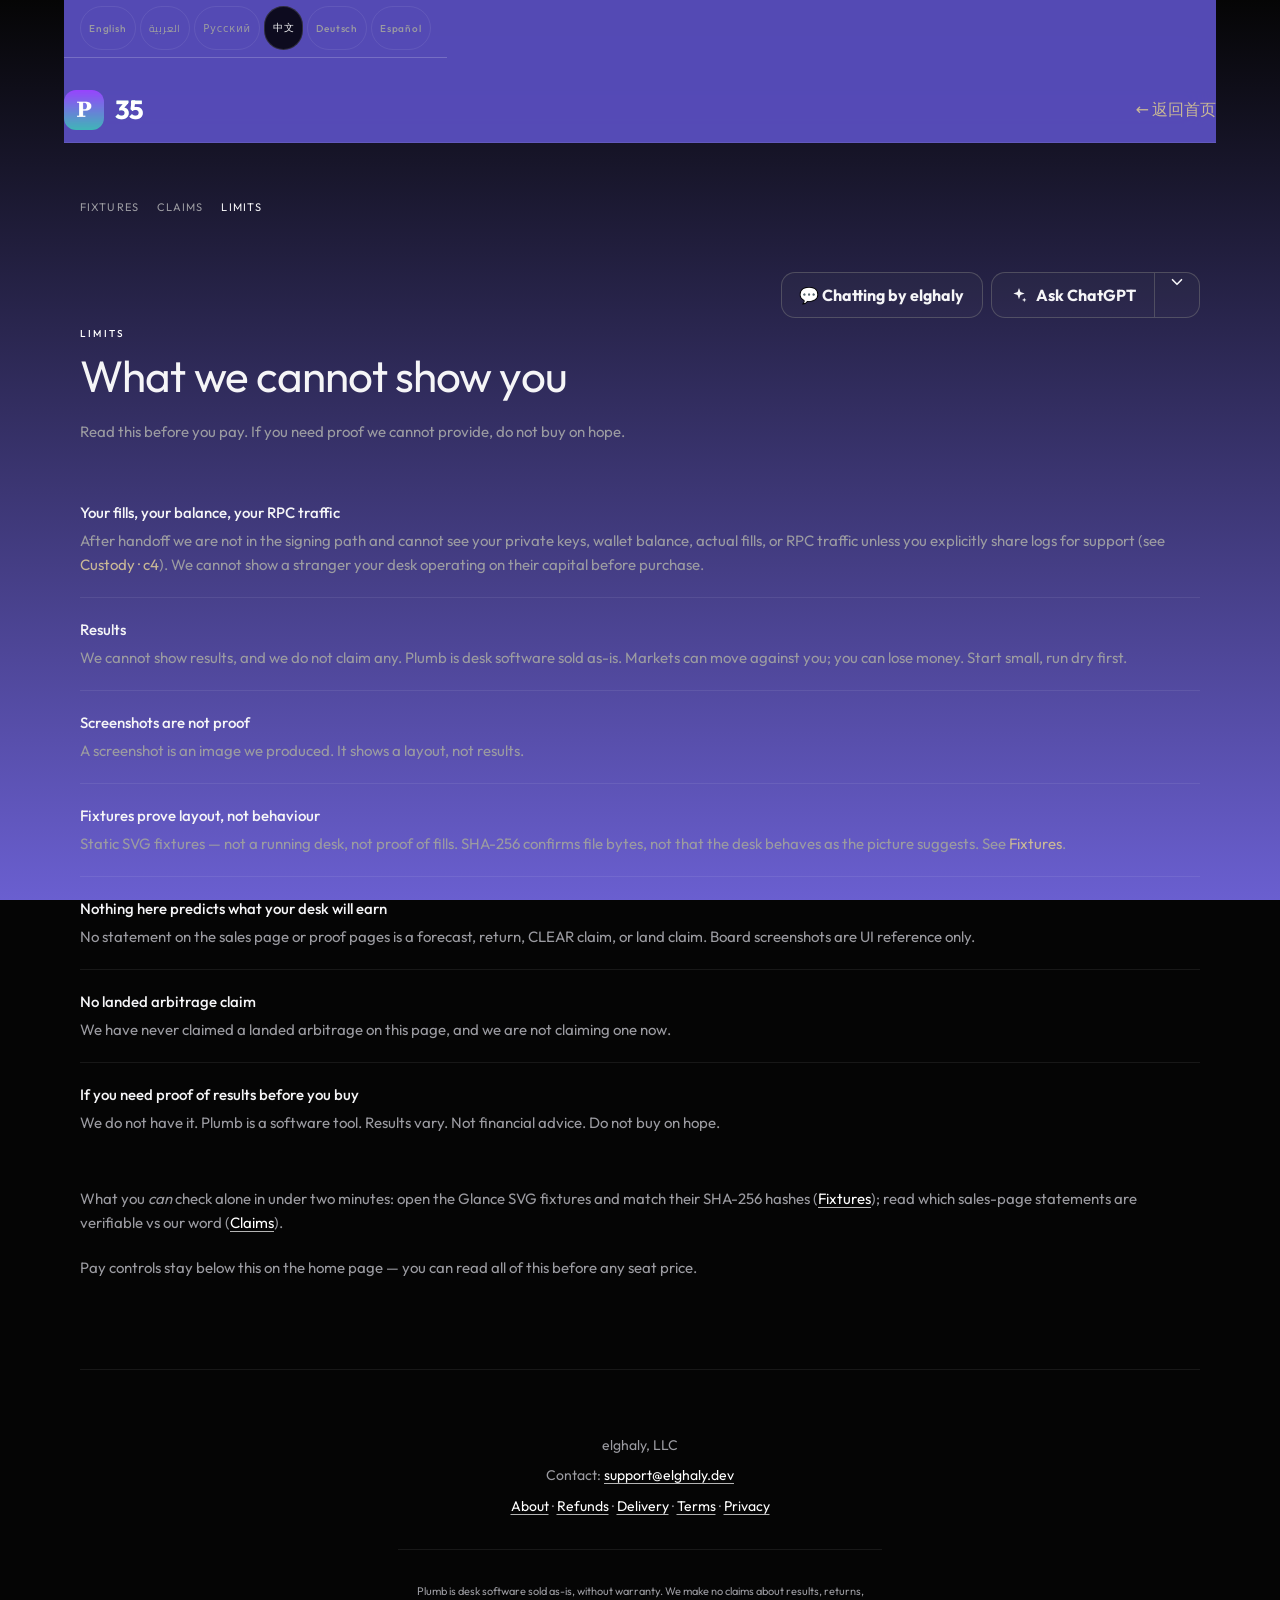
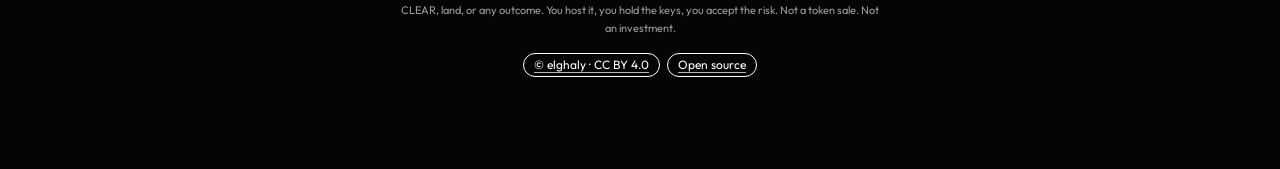
<file: proof/limits/index.html>
<!DOCTYPE html>
<html lang="en">
<head>
<meta charset="utf-8"/>
<meta name="viewport" content="width=device-width,initial-scale=1"/>
<title>Limits · Plumb proof</title>
<meta name="description" content="What Plumb cannot show before you buy — fills, balance, RPC traffic, results, and why screenshots are not proof."/>
<meta name="robots" content="index,follow"/>
<meta name="theme-color" content="#050505"/>
<link rel="icon" href="../../favicon.png" type="image/png"/>
<link rel="icon" href="../../favicon.svg" type="image/svg+xml"/>
<link rel="stylesheet" href="../../css/house-glass.css"/>
<link rel="stylesheet" href="../proof.css"/>
<style id="lic-badges-css">.lic-badges{margin:.75rem 0 0;font-size:.75rem;line-height:1.2}.lic-badges>a,.lic-badges>span{display:inline-flex;align-items:center;min-height:24px;margin:.2rem .15rem;padding:0 .6rem;border:1px solid currentColor;border-radius:999px;color:inherit;vertical-align:middle}.lic-badges>a{text-decoration:underline;text-underline-offset:2px}.lic-badges>span{text-decoration:none}</style>
</head>
<body>
<div class="wrap">
  <header class="nav">
    <div class="nav__langbar">
      <div class="nav__langbar-in">
        <nav class="lang-switch" aria-label="Language">
          <button type="button" class="lang-btn active" data-lang="en" aria-pressed="true">English</button>
          <button type="button" class="lang-btn" data-lang="ar" aria-pressed="false">العربية</button>
          <button type="button" class="lang-btn" data-lang="ru" aria-pressed="false">Русский</button>
          <button type="button" class="lang-btn" data-lang="zh" aria-pressed="false">中文</button>
          <button type="button" class="lang-btn" data-lang="de" aria-pressed="false">Deutsch</button>
          <button type="button" class="lang-btn" data-lang="es" aria-pressed="false">Español</button>
        </nav>
      </div>
    </div>
    <div class="nav__in proof-nav-row">
      <div class="brand">
        <img class="brand-p" src="../../logo.png" width="40" height="40" alt="" aria-hidden="true"/>
        <a href="../../" class="brand-logo" aria-label="Plumb — home">
          <span class="bl-35">35</span>
          <span class="bl-stack"><span class="bl-name">PLUMB</span><span class="bl-sub">PROOF</span></span>
        </a>
      </div>
      <div class="header-right">
        <a href="../../" id="proofBackHome">← Plumb home</a>
      </div>
    </div>
  </header>

  <nav class="proof-nav" aria-label="Proof pages">
    <a href="../fixtures/" id="navFixtures">Fixtures</a>
    <a href="../claims/" id="navClaims">Claims</a>
    <a href="../limits/" id="navLimits" aria-current="page">Limits</a>
  </nav>

  <p class="locale-notice" id="proofLocaleNote" hidden></p>

  <div class="page-menu" data-page-menu style="display:flex;justify-content:flex-end;min-height:46px;margin:0 0 .5rem"></div>

  <p class="section-label">Limits</p>
  <h1>What we cannot show you</h1>
  <p class="lead">Read this before you pay. If you need proof we cannot provide, do not buy on hope.</p>

  <ul class="limits-list">
    <li>
      <strong>Your fills, your balance, your RPC traffic</strong>
      After handoff we are not in the signing path and cannot see your private keys, wallet balance, actual fills, or RPC traffic unless you explicitly share logs for support (see <a href="../../#custody">Custody · c4</a>). We cannot show a stranger your desk operating on their capital before purchase.
    </li>
    <li>
      <strong>Results</strong>
      We cannot show results, and we do not claim any. Plumb is desk software sold as-is. Markets can move against you; you can lose money. Start small, run dry first.
    </li>
    <li>
      <strong>Screenshots are not proof</strong>
      A screenshot is an image we produced. It shows a layout, not results.
    </li>
    <li>
      <strong>Fixtures prove layout, not behaviour</strong>
      Static SVG fixtures — not a running desk, not proof of fills. SHA-256 confirms file bytes, not that the desk behaves as the picture suggests. See <a href="../fixtures/">Fixtures</a>.
    </li>
    <li>
      <strong>Nothing here predicts what your desk will earn</strong>
      No statement on the sales page or proof pages is a forecast, return, CLEAR claim, or land claim. Board screenshots are UI reference only.
    </li>
    <li>
      <strong>No landed arbitrage claim</strong>
      We have never claimed a landed arbitrage on this page, and we are not claiming one now.
    </li>
    <li>
      <strong>If you need proof of results before you buy</strong>
      We do not have it. Plumb is a software tool. Results vary. Not financial advice. Do not buy on hope.
    </li>
  </ul>

  <div class="prose">
    <p>What you <em>can</em> check alone in under two minutes: open the Glance SVG fixtures and match their SHA-256 hashes (<a href="../fixtures/">Fixtures</a>); read which sales-page statements are verifiable vs our word (<a href="../claims/">Claims</a>).</p>
    <p>Pay controls stay below this on the home page — you can read all of this before any seat price.</p>
  </div>

  <footer>
    <p>elghaly, LLC</p>
    <p class="addr">Contact: <a href="mailto:support@elghaly.dev">support@elghaly.dev</a></p>
    <p class="addr legal-links"><a href="https://elghaly.dev/about.html">About</a> · <a href="/refunds/">Refunds</a> · <a href="https://elghaly.dev/delivery.html">Delivery</a> · <a href="https://elghaly.dev/terms.html">Terms</a> · <a href="https://elghaly.dev/privacy.html">Privacy</a></p>
    <p class="fine">Plumb is desk software sold as-is, without warranty. We make no claims about results, returns, CLEAR, land, or any outcome. You host it, you hold the keys, you accept the risk. Not a token sale. Not an investment.</p>
  <p class="lic-badges"><a href="https://creativecommons.org/licenses/by/4.0/" rel="license">© elghaly · CC BY 4.0</a> <a href="https://github.com/Alarm2024">Open source</a></p>
  </footer>
</div>
<script src="../proof-i18n.js"></script>
<script src="/page-menu.js" defer></script>
</body>
</html>
</file>
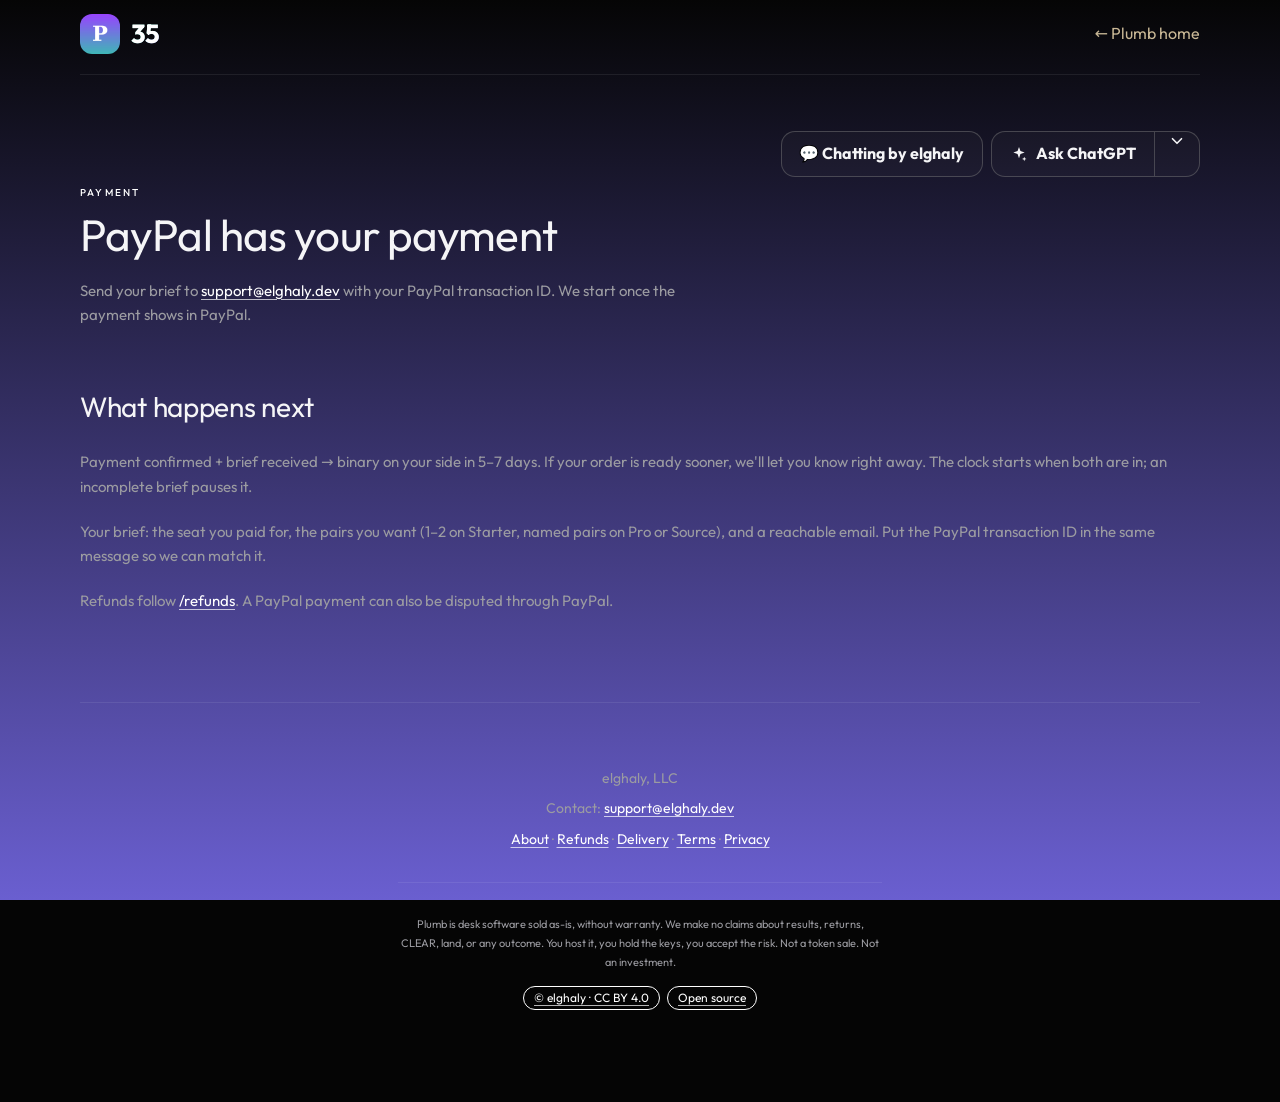
<file: thanks.html>
<!DOCTYPE html>
<html lang="en">
<head>
<meta charset="utf-8"/>
<meta name="viewport" content="width=device-width,initial-scale=1"/>
<title>Thank you · Plumb</title>
<meta name="description" content="PayPal has your payment. Send your brief to support@elghaly.dev with your PayPal transaction ID."/>
<meta name="robots" content="noindex,nofollow"/>
<meta name="theme-color" content="#050505"/>
<meta name="color-scheme" content="dark"/>
<link rel="canonical" href="https://plumb-35.elghaly.dev/thanks.html"/>
<link rel="icon" href="/favicon.ico" sizes="any"/>
<link rel="icon" href="/favicon.png" type="image/png"/>
<link rel="icon" href="/favicon.svg" type="image/svg+xml"/>
<link rel="apple-touch-icon" href="/apple-touch-icon.png"/>
<link rel="stylesheet" href="/css/house-glass.css"/>
<link rel="stylesheet" href="proof/proof.css"/>
<style id="lic-badges-css">.lic-badges{margin:.75rem 0 0;font-size:.75rem;line-height:1.2}.lic-badges>a,.lic-badges>span{display:inline-flex;align-items:center;min-height:24px;margin:.2rem .15rem;padding:0 .6rem;border:1px solid currentColor;border-radius:999px;color:inherit;vertical-align:middle}.lic-badges>a{text-decoration:underline;text-underline-offset:2px}.lic-badges>span{text-decoration:none}</style>
</head>
<body>
<div class="wrap">
  <header>
    <div class="brand">
      <img class="brand-p" src="logo.png" width="40" height="40" alt="" aria-hidden="true"/>
      <a href="./" class="brand-logo" aria-label="Plumb — home">
        <span class="bl-35">35</span>
        <span class="bl-stack"><span class="bl-name">PLUMB</span><span class="bl-sub">THANK YOU</span></span>
      </a>
    </div>
    <div class="header-right">
      <a href="./">← Plumb home</a>
    </div>
  </header>

  <div class="page-menu" data-page-menu style="display:flex;justify-content:flex-end;min-height:46px;margin:0 0 .5rem"></div>

  <p class="section-label">Payment</p>
  <h1>PayPal has your payment</h1>
  <p class="lead">Send your brief to <a href="mailto:support@elghaly.dev">support@elghaly.dev</a> with your PayPal transaction ID. We start once the payment shows in PayPal.</p>

  <div class="prose">
    <h2>What happens next</h2>
    <p>Payment confirmed + brief received → binary on your side in 5–7 days. If your order is ready sooner, we'll let you know right away. The clock starts when both are in; an incomplete brief pauses it.</p>
    <p>Your brief: the seat you paid for, the pairs you want (1–2 on Starter, named pairs on Pro or Source), and a reachable email. Put the PayPal transaction ID in the same message so we can match it.</p>
    <p>Refunds follow <a href="refunds/">/refunds</a>. A PayPal payment can also be disputed through PayPal.</p>
  </div>

  <footer>
    <p>elghaly, LLC</p>
    <p class="addr">Contact: <a href="mailto:support@elghaly.dev">support@elghaly.dev</a></p>
    <p class="addr legal-links"><a href="https://elghaly.dev/about.html">About</a> · <a href="/refunds/">Refunds</a> · <a href="https://elghaly.dev/delivery.html">Delivery</a> · <a href="https://elghaly.dev/terms.html">Terms</a> · <a href="https://elghaly.dev/privacy.html">Privacy</a></p>
    <p class="fine">Plumb is desk software sold as-is, without warranty. We make no claims about results, returns, CLEAR, land, or any outcome. You host it, you hold the keys, you accept the risk. Not a token sale. Not an investment.</p>
  <p class="lic-badges"><a href="https://creativecommons.org/licenses/by/4.0/" rel="license">© elghaly · CC BY 4.0</a> <a href="https://github.com/Alarm2024">Open source</a></p>
  </footer>
</div>
<script src="/page-menu.js" defer></script>
</body>
</html>
</file>
<file: css/house-glass.css>
/* Plumb — elghaly house glass (palette 5b, matches chatting.elghaly.dev) */

@font-face {
  font-family: "Outfit";
  font-style: normal;
  font-weight: 400;
  font-display: swap;
  src: url("/fonts/outfit-latin-400-normal.woff2") format("woff2");
}
@font-face {
  font-family: "Outfit";
  font-style: normal;
  font-weight: 500;
  font-display: swap;
  src: url("/fonts/outfit-latin-500-normal.woff2") format("woff2");
}
@font-face {
  font-family: "Outfit";
  font-style: normal;
  font-weight: 700;
  font-display: swap;
  src: url("/fonts/outfit-latin-700-normal.woff2") format("woff2");
}
@font-face {
  font-family: "Cairo";
  font-style: normal;
  font-weight: 200 1000;
  font-display: swap;
  src: url("/fonts/cairo-arabic-wght.woff2") format("woff2");
  unicode-range: U+0600-06FF, U+0750-077F, U+0870-088E, U+0890-0891, U+0897-08E1,
    U+08E3-08FF, U+200C-200E, U+2010-2011, U+204F, U+2E41, U+FB50-FDFF, U+FE70-FE74,
    U+FE76-FEFC;
}

:root {
  color-scheme: dark;
  /* Design spec tokens (chatting.elghaly.dev) */
  --bg: #5a4fc0;
  --bg-2: #6a5fd0;
  --card: #0d0b1f;
  --card-2: #17142f;
  --line: #1c1838;
  --line-2: #2e2856;
  --text: #ffffff;
  --muted: #eeecff;
  --muted-soft: #ffffff;
  --gold: #c9c2ff;
  --gold-2: #e2deff;
  --gold-ink: #17123d;
  --pos: #7be3b0;
  --radius: 22px;
  --radius-sm: 20px;
  --max: 72rem;
  --gutter: 1rem;
  --font: "Outfit", "Cairo", system-ui, sans-serif;
  --ease: cubic-bezier(0.2, 0.7, 0.2, 1);
  --space-xs: 12px;
  --space-sm: 20px;
  --space-md: 32px;
  --space-lg: 56px;
  --space-xl: 88px;
  --space-2xl: 120px;

  --house-bg: var(--bg);
  --house-bg-2: var(--bg-2);
  --house-card: var(--card);
  --house-card-2: var(--card-2);
  --house-line: var(--line);
  --house-line-2: var(--line-2);
  --house-text: var(--text);
  --house-muted: var(--muted);
  --house-gold: var(--gold);
  --house-gold-2: var(--gold-2);
  --house-gold-ink: var(--gold-ink);
  --house-on-bg-line: rgba(255, 255, 255, 0.2);
  --house-shadow: inset 0 1px 0 rgba(255, 255, 255, 0.04),
    0 18px 40px -20px rgba(16, 10, 58, 0.6);
  --house-radius: var(--radius);
  --house-font: var(--font);
  --house-max: var(--max);
  --house-gutter: var(--gutter);
  --house-pos: var(--pos);
  --house-ease: var(--ease);

  --bg-soft: var(--house-card);
  --surface: var(--house-card);
  --surface-hover: var(--house-card-2);
  --ink: var(--house-text);
  --muted: var(--house-muted);
  --muted-soft: #ffffff;
  --line: var(--house-line);
  --line-strong: var(--house-line-2);
  --accent: var(--house-text);
  --accent-warm: var(--house-gold);
  --accent-warm-soft: rgba(201, 194, 255, 0.12);
  --serif: var(--house-font);
  --sans: var(--house-font);
  --radius: var(--house-radius);
  --radius-sm: 20px;
}

body {
  font-family: var(--house-font);
  font-size: 1.0625rem;
  background: transparent;
  color: var(--house-text);
}

body::before {
  content: "";
  position: fixed;
  inset: 0;
  z-index: -1;
  pointer-events: none;
  background: linear-gradient(180deg, var(--house-bg), var(--house-bg-2));
}

.wrap {
  max-width: var(--house-max);
  padding: 0 var(--house-gutter) var(--space-xl);
}

a {
  color: var(--house-text);
}

a:hover {
  opacity: 0.92;
}

p a:not(.btn):not(.lang-btn) {
  color: var(--house-gold);
  text-decoration-color: color-mix(in srgb, var(--house-gold) 55%, transparent);
}

/* ── Top bar ── */
header.nav {
  position: sticky;
  top: 0;
  z-index: 50;
  margin: 0 calc(-1 * var(--house-gutter)) var(--space-sm);
  padding: 0;
  background: rgba(90, 79, 192, 0.94);
  border-bottom: 1px solid var(--house-on-bg-line);
  backdrop-filter: saturate(160%) blur(16px);
  -webkit-backdrop-filter: saturate(160%) blur(16px);
}

.nav__langbar {
  border-bottom: 1px solid var(--house-on-bg-line);
}

.nav__langbar-in {
  max-width: var(--house-max);
  margin: 0 auto;
  padding: 0.4rem var(--house-gutter);
  display: flex;
  justify-content: flex-end;
  min-width: 0;
}

.nav__langbar .lang-switch {
  margin-inline-start: 0;
  width: 100%;
  justify-content: flex-end;
  flex-wrap: wrap;
  gap: 4px;
}

@media (max-width: 420px) {
  .nav__langbar .lang-switch {
    flex-wrap: nowrap;
    overflow-x: auto;
    justify-content: flex-start;
  }

  .nav__langbar-in {
    justify-content: flex-start;
  }
}

header.nav.is-stuck {
  background: rgba(90, 79, 192, 0.94);
  border-bottom-color: var(--house-on-bg-line);
}

.nav__in {
  max-width: var(--house-max);
  min-height: 60px;
  margin: 0 auto;
  padding: 0.5rem var(--house-gutter);
  display: flex;
  align-items: center;
  gap: 0.75rem;
  flex-wrap: wrap;
}

.nav__start {
  display: flex;
  align-items: center;
  gap: 0.65rem;
  min-width: 0;
}

.house-badge {
  display: inline-flex;
  align-items: center;
  gap: 0.35rem;
  padding: 0.35rem 0.75rem;
  border: 1px solid var(--house-line);
  border-radius: 999px;
  background: var(--house-card);
  color: var(--house-text);
  font-size: 0.875rem;
  font-weight: 500;
  white-space: nowrap;
  flex-shrink: 0;
}

.house-badge__dot {
  color: var(--house-gold);
  text-shadow: 0 0 10px rgba(201, 194, 255, 0.65);
  font-size: 0.75rem;
  line-height: 1;
}

.brand-p {
  height: 40px;
  width: 40px;
  border-radius: 12px;
}

.bl-35 {
  font-family: var(--house-font);
  font-weight: 700;
  font-size: 1.35rem;
  background: none;
  -webkit-text-fill-color: var(--house-text);
  color: var(--house-text);
  letter-spacing: -0.03em;
}

.site-nav {
  display: flex !important;
  align-items: center;
  gap: 0.25rem;
  margin-inline-start: auto;
  flex-wrap: wrap;
}

.site-nav a {
  padding: 0.5rem 0.8rem;
  border-radius: 999px;
  color: var(--house-text);
  font-size: 0.9rem;
  font-weight: 500;
  letter-spacing: 0.02em;
  text-transform: none;
  text-decoration: none;
  transition: background-color 0.2s, color 0.2s;
}

.site-nav a:hover {
  background: var(--house-card);
  opacity: 1;
}

.site-nav a.nav-cta {
  background: var(--house-card);
  border: 1px solid var(--house-line);
}

.header-right {
  display: flex;
  align-items: center;
  gap: 0.5rem;
  flex-wrap: nowrap;
  margin-inline-start: auto;
}

.chat-btn {
  border-color: var(--house-line);
  background: var(--house-card);
  color: var(--house-text);
  font-size: 0.8rem;
  min-height: 36px;
}

.chat-btn:hover {
  border-color: var(--house-line-2);
  background: var(--house-card-2);
  opacity: 1;
}

.lang-switch {
  display: flex;
  gap: 4px;
  max-width: none;
  overflow-x: auto;
  scrollbar-width: none;
}

.lang-switch::-webkit-scrollbar {
  display: none;
}

.lang-btn {
  flex: none;
  min-height: 44px;
  padding: 4px 10px;
  border: 1px solid transparent;
  border-radius: 999px;
  background: transparent;
  color: var(--house-text);
  font: 500 12px var(--house-font);
  cursor: pointer;
  text-decoration: none;
  display: inline-flex;
  align-items: center;
}

.lang-btn:hover,
.lang-btn.active,
.lang-btn[aria-current="page"] {
  border-color: var(--house-line);
  background: var(--house-card);
  opacity: 1;
}

.marks-owner {
  display: none !important;
}

/* ── Intro hero + stats ── */
.intro-hero {
  text-align: center;
  padding: 2rem 0 1.25rem;
  max-width: 42rem;
  margin: 0 auto;
}

.intro-hero__eyebrow {
  display: inline-flex;
  align-items: center;
  gap: 0.5rem;
  margin: 0;
  padding: 0.4rem 0.9rem;
  border: 1px solid var(--house-line);
  border-radius: 999px;
  background: var(--house-card);
  color: var(--house-muted);
  font-size: 0.875rem;
}

.intro-hero__eyebrow::before {
  content: "";
  width: 7px;
  height: 7px;
  border-radius: 50%;
  background: var(--house-gold);
  box-shadow: 0 0 10px rgba(201, 194, 255, 0.6);
}

.intro-hero__title {
  margin: 1rem 0 0.75rem;
  font-size: clamp(1.85rem, 5.5vw, 2.75rem);
  font-weight: 700;
  line-height: 1.08;
  letter-spacing: -0.03em;
  color: var(--house-text);
}

.intro-hero__lede {
  margin: 0 auto;
  max-width: 36rem;
  color: var(--house-text);
  font-size: clamp(1.05rem, 3.2vw, 1.2rem);
  line-height: 1.65;
  font-weight: 400;
}

.intro-hero__cta {
  margin-top: 1.25rem;
}

.stats-strip {
  max-width: var(--house-max);
  margin: 0 auto 1.5rem;
  padding: 1rem 1.1rem;
  border: 1px solid var(--house-line);
  border-radius: var(--house-radius);
  background: var(--house-card);
  box-shadow: var(--house-shadow);
}

.stats-note {
  margin: 0 0 0.85rem;
  font-size: 0.8rem;
  letter-spacing: 0.06em;
  text-transform: uppercase;
  color: var(--house-muted);
  text-align: center;
}

.stats-grid {
  display: grid;
  grid-template-columns: repeat(4, 1fr);
  gap: 0.75rem;
  margin: 0;
}

.stats-grid > div {
  text-align: center;
  padding: 0.65rem 0.4rem;
  border-radius: 14px;
  background: var(--house-card-2);
  border: 1px solid var(--house-line);
}

.stats-grid dt {
  margin: 0;
  font-size: 0.72rem;
  letter-spacing: 0.08em;
  text-transform: uppercase;
  color: var(--house-muted);
  font-weight: 500;
}

.stats-grid dd {
  margin: 0.35rem 0 0;
  font-size: 1.35rem;
  font-weight: 700;
  color: var(--house-muted);
  letter-spacing: 0.02em;
}

/* ── Cards & sections ── */
.section-title,
.hero h1,
.hero h2,
.intro-hero__title {
  font-family: var(--house-font);
  font-weight: 700;
}

.hero h1,
.hero h2 {
  font-size: clamp(2rem, 5vw, 3rem);
}

.trust-band,
.mode-card,
.why-card,
.seat,
.principle,
.rail,
.proof-link,
.delivery-term,
.faq details,
.brand-plate-inner,
.flash-caption,
#cryptoPay {
  background: var(--house-card);
  border-color: var(--house-line);
  box-shadow: var(--house-shadow);
}

.seat.featured {
  background: linear-gradient(180deg, var(--house-card-2), var(--house-card));
  border-color: var(--house-line-2);
}

.section-label,
.eyebrow {
  color: var(--text);
}

.hero .lede,
.section-note,
.pitch-line {
  color: var(--muted);
}

.hero .lede strong {
  color: var(--house-text);
}

.delivery {
  background: var(--house-card-2);
  border-color: var(--house-line);
  color: var(--house-muted);
}

.delivery time {
  font-family: var(--house-font);
  color: var(--house-text);
}

/* Lavender primary buttons */
.btn {
  display: inline-flex;
  align-items: center;
  justify-content: center;
  gap: 0.5rem;
  min-height: 48px;
  padding: 0 1.4rem;
  border: 1px solid transparent;
  border-radius: 999px;
  font: 600 1rem/1.1 var(--house-font);
  text-decoration: none;
  transition: transform 0.2s ease, background-color 0.2s, box-shadow 0.2s;
}

.btn-primary {
  background: #ffffff;
  border-color: #ffffff;
  color: var(--house-gold-ink);
  box-shadow: 0 12px 26px -14px rgba(26, 20, 5, 0.7),
    inset 0 1px 0 rgba(255, 255, 255, 0.45);
}

.btn-primary:hover {
  background: var(--house-gold-2);
  transform: translateY(-1px);
  opacity: 1;
}

.btn-ghost {
  background: var(--house-card);
  border-color: var(--house-line);
  color: var(--house-text);
}

.btn-ghost:hover {
  background: var(--house-card-2);
  opacity: 1;
}

.skip-link {
  background: var(--house-gold);
  color: var(--house-gold-ink);
}

footer {
  border-top-color: var(--house-on-bg-line);
}

footer .fine,
footer .addr,
footer .networks-note {
  color: var(--house-muted);
}

.mobile-cta {
  background: rgba(13, 11, 31, 0.96);
  border-top: 1px solid var(--house-line);
}

.to-top {
  background: var(--house-card);
  border-color: var(--house-line);
  color: var(--house-text);
}

html[dir="rtl"] .section-head,
html[dir="rtl"] .hero-copy,
html[dir="rtl"] .intro-hero {
  text-align: right;
}

html[dir="rtl"] .intro-hero {
  text-align: center;
}

@media (max-width: 720px) {
  .site-nav {
    order: 3;
    width: 100%;
    margin-inline-start: 0;
    justify-content: flex-start;
    overflow-x: auto;
    flex-wrap: nowrap;
    scrollbar-width: none;
  }

  .stats-grid {
    grid-template-columns: repeat(2, 1fr);
  }

  .header-right {
    margin-inline-start: auto;
  }
}

@media (max-width: 420px) {
  .lang-btn {
    padding: 4px 6px;
    font-size: 11px;
  }
}

/* ── Plumb home page layout (moved from index.html) ── */
*,*::before,*::after{box-sizing:border-box;margin:0;padding:0}
html{scroll-behavior:smooth;-webkit-font-smoothing:antialiased}
section[id]{scroll-margin-top:132px}
/* ── Flagship line ── */
.flagship{
  font-family:var(--serif);
  font-size:clamp(20px,3vw,26px);
  font-weight:400;
  font-style:italic;
  color:var(--accent);
  letter-spacing:-.01em;
  margin-bottom:var(--space-sm);
  opacity:.92;
}

/* ── Hero ── */
.hero{padding:0 0 var(--space-md);margin-top:var(--space-md)}
.hero-products{display:grid;grid-template-columns:repeat(3,1fr);gap:var(--space-sm);margin-bottom:var(--space-lg)}
.hero-products a{display:block;border-radius:var(--radius);overflow:hidden;border:1px solid var(--line-strong);transition:border-color .2s,opacity .2s}
.hero-products a:hover{border-color:var(--accent-warm);opacity:.95}
.hero-products img{display:block;width:100%;height:auto;vertical-align:middle}
.chat-btn{
  display:inline-flex;align-items:center;gap:.35rem;flex-shrink:0;
  min-height:32px;padding:0 .85rem;border:1px solid var(--line-strong);border-radius:999px;
  font-size:11px;font-weight:500;color:var(--ink);letter-spacing:.02em;
  white-space:nowrap;text-decoration:none;transition:border-color .2s,opacity .2s;
}
.chat-btn:hover{opacity:.85;border-color:var(--accent-warm)}
.locale-notice{
  font-size:13px;color:var(--muted);background:var(--accent-warm-soft);
  border:1px solid var(--line);border-radius:var(--radius-sm);
  padding:12px 16px;margin-top:var(--space-sm);line-height:1.55;
}
.locale-notice[hidden]{display:none}
.hero-copy{max-width:38em}
.eyebrow{
  font-size:11px;letter-spacing:.22em;text-transform:uppercase;
  color:var(--muted);font-weight:500;margin-bottom:var(--space-sm);
}
.hero h1,
.hero h2{
  font-family:var(--serif);
  font-size:clamp(42px,6.5vw,64px);
  font-weight:400;line-height:1.05;letter-spacing:-.025em;
  margin-bottom:var(--space-md);
}
.hero .lede{
  font-size:17px;color:var(--muted);font-weight:400;
  line-height:1.7;max-width:34em;
}
.hero .lede strong{color:var(--ink);font-weight:500}
.hero-meta{
  display:flex;flex-wrap:wrap;align-items:center;gap:var(--space-sm);
  padding-top:var(--space-md);
  border-top:1px solid var(--line);
}
.delivery{
  display:inline-flex;align-items:center;gap:10px;
  padding:10px 18px;border:1px solid var(--line);border-radius:999px;
  background:var(--surface);font-size:13px;color:var(--muted);
  font-weight:500;letter-spacing:.02em;
}
.delivery time{font-family:var(--serif);font-size:17px;color:var(--ink);font-weight:400}
.delivery.delivery-lg{display:inline-block;font-size:14.5px;letter-spacing:.01em;border-radius:18px;line-height:1.5}
.delivery.delivery-lg time{font-size:19px}
.delivery-note{font-size:11px;color:var(--muted-soft);font-weight:400;margin-left:4px}
.hero-help{font-size:14px;color:var(--muted-soft);font-weight:400}
.trust-band{
  margin-top:var(--space-md);padding:var(--space-md) var(--space-lg);
  border:1px solid var(--line-strong);border-radius:var(--radius);
  background:var(--surface);
}
.trust-band p{font-size:14px;color:var(--muted);line-height:1.65;margin:0}
.trust-band p+p{margin-top:10px}
.trust-band strong{color:var(--ink);font-weight:500}
.fixture-grid{display:grid;grid-template-columns:repeat(2,1fr);gap:var(--space-md);margin-top:var(--space-sm)}
.fixture-grid figure{margin:0}
.fixture-grid img,.fixture-grid object{
  width:100%;border-radius:var(--radius);border:1px solid var(--line);
  display:block;background:var(--surface);
}
.fixture-grid figcaption{padding-top:var(--space-sm);font-size:13px;color:var(--muted);line-height:1.55}
.fixture-grid figcaption strong{
  display:block;font-family:var(--serif);font-size:16px;color:var(--ink);
  font-weight:400;margin-bottom:6px;
}
.proof-links{
  display:grid;grid-template-columns:repeat(2,1fr);gap:var(--space-sm);
  margin-top:var(--space-md);margin-bottom:var(--space-xl);
}
.proof-link{
  display:block;padding:var(--space-md);border:1px solid var(--line);
  border-radius:var(--radius-sm);background:var(--surface);
  transition:border-color .2s,opacity .2s;
}
.proof-link:hover{border-color:var(--line-strong);opacity:1}
.proof-link strong{
  display:block;font-family:var(--serif);font-size:18px;font-weight:400;
  color:var(--ink);margin-bottom:6px;
}
.proof-link span{font-size:13px;color:var(--muted);line-height:1.5}
.onchain-list{list-style:none;margin:var(--space-md) 0 0;padding:0;display:grid;gap:10px}
.onchain-list a{display:block;padding:12px 14px;border:1px solid var(--line,rgba(255,255,255,.12));border-radius:12px;font-variant-numeric:tabular-nums;overflow-wrap:anywhere}
.proof-flash-note{
  font-size:13px;color:var(--muted);margin-top:var(--space-sm);
  padding:var(--space-sm) var(--space-md);border:1px solid var(--line);
  border-radius:var(--radius-sm);background:var(--bg-soft);line-height:1.55;
}
.delivery-terms{
  display:grid;gap:1px;background:var(--line);
  border:1px solid var(--line);border-radius:var(--radius);overflow:hidden;
  margin-top:var(--space-sm);
}
.delivery-term{background:var(--surface);padding:var(--space-md) var(--space-lg)}
.delivery-term h3{
  font-family:var(--serif);font-size:20px;font-weight:400;
  margin-bottom:8px;color:var(--ink);
}
.delivery-term p{color:var(--muted);font-size:14px;line-height:1.65}
.pitch-line{font-size:15px;color:var(--muted);line-height:1.65;margin-top:var(--space-xs);font-weight:400}

/* ── Why arbitrage ── */
.why-grid{
  display:grid;grid-template-columns:repeat(3,1fr);gap:var(--space-sm);
  border:1px solid var(--line);border-radius:var(--radius);overflow:hidden;
  background:var(--line);
}
.why-card{background:var(--surface);padding:var(--space-md) var(--space-lg)}
.why-card h3{
  font-family:var(--serif);font-size:20px;font-weight:400;
  margin-bottom:10px;color:var(--ink);letter-spacing:-.01em;
}
.why-card p{color:var(--muted);font-size:14px;line-height:1.65}

/* ── Desk modes ── */
.modes-grid{display:grid;grid-template-columns:repeat(2,1fr);gap:var(--space-sm)}
.mode-card{
  background:var(--surface);border:1px solid var(--line-strong);
  border-radius:var(--radius);padding:var(--space-md) var(--space-lg);
  min-height:100%;
}
.mode-tag{
  display:inline-block;font-size:10px;letter-spacing:.14em;text-transform:uppercase;
  color:var(--ink);margin-bottom:12px;font-weight:600;
}
.mode-card h3{
  font-family:var(--serif);font-size:22px;font-weight:400;
  margin-bottom:10px;color:var(--ink);letter-spacing:-.01em;
}
.mode-card p{color:var(--muted);font-size:14px;line-height:1.65}

/* ── Sections ── */
section{margin-top:var(--space-2xl)}
.section-head{margin-bottom:var(--space-lg);max-width:36em}
.section-label{
  font-size:11px;letter-spacing:.24em;text-transform:uppercase;
  color:var(--muted);font-weight:500;margin-bottom:var(--space-xs);
}
.section-title{
  font-family:var(--serif);font-size:clamp(28px,4vw,38px);
  font-weight:400;letter-spacing:-.02em;line-height:1.15;
  margin-bottom:var(--space-sm);
}
.section-note{font-size:15px;color:var(--muted);line-height:1.65;font-weight:400}

/* ── Timeline ── */
.timeline{display:grid;grid-template-columns:repeat(4,1fr);gap:var(--space-sm)}
.timeline-step{
  background:var(--surface);border:1px solid var(--line);
  border-radius:var(--radius-sm);padding:var(--space-md) var(--space-sm);
  text-align:center;
}
.timeline-step .num{
  font-family:var(--serif);font-size:24px;font-weight:400;
  color:var(--ink);margin-bottom:6px;
}
.timeline-step p{font-size:13px;color:var(--muted);line-height:1.45}

/* ── Principles ── */
.principles{
  display:grid;gap:1px;background:var(--line);
  border:1px solid var(--line);border-radius:var(--radius);overflow:hidden;
}
.principle{background:var(--surface);padding:var(--space-md) var(--space-lg)}
.principle h3{
  font-family:var(--serif);font-size:22px;font-weight:400;
  margin-bottom:10px;color:var(--ink);letter-spacing:-.01em;
}
.principle p{color:var(--muted);font-size:15px;line-height:1.65;font-weight:400}
.principle .note{margin-top:12px;font-size:13px;color:var(--muted-soft);font-style:italic}

/* ── Rails ── */
.rails{display:grid;grid-template-columns:repeat(2,1fr);gap:var(--space-sm)}
.rail{
  background:var(--surface);border:1px solid var(--line);
  border-radius:var(--radius-sm);padding:var(--space-md) var(--space-md);
}
.rail-tag{
  display:inline-block;font-size:10px;letter-spacing:.14em;text-transform:uppercase;
  color:var(--muted);margin-bottom:14px;font-weight:500;
}
.rail-tag.muted{font-weight:400} /* was opacity:.7 — that took it under 4.5:1 */
.rail h3{
  font-family:var(--serif);font-size:20px;font-weight:400;
  margin-bottom:10px;color:var(--ink);letter-spacing:-.01em;
}
.rail p{color:var(--muted);font-size:14px;line-height:1.6}
.rail-partners{
  margin-top:var(--space-md);padding:var(--space-md) var(--space-sm);
  border:1px solid var(--line);border-radius:var(--radius);background:var(--surface);
}
.rail-partners-label{
  font-size:10px;letter-spacing:.22em;text-transform:uppercase;
  color:var(--muted-soft);text-align:center;margin-bottom:var(--space-sm);font-weight:500;
}
.rail-partners-row{
  display:flex;flex-wrap:wrap;justify-content:center;align-items:flex-start;gap:var(--space-md);
}
.partner{
  display:flex;flex-direction:column;align-items:center;gap:8px;
  min-width:88px;max-width:120px;text-align:center;color:inherit;
}
.partner svg,.partner .partner-logo{width:28px;height:28px;display:block;color:var(--ink);opacity:.78}
.partner.partner-lead .partner-note{font-weight:600}
.partner.partner-cursor .partner-note{max-width:11em;line-height:1.35}
.recommend-tools{margin-top:var(--space-sm)}
.partner-name{
  font-family:var(--serif);font-size:15px;color:var(--ink);letter-spacing:-.01em;
}
.partner-note{font-size:10px;color:var(--muted);line-height:1.4;letter-spacing:.02em}
.partner.partner-rec .partner-note{color:var(--accent-warm);font-weight:500}
.partner.partner-quote .partner-note{color:var(--muted);font-weight:500}

/* ── Gallery ── */
.gallery{display:grid;grid-template-columns:repeat(2,1fr);gap:var(--space-md)}
picture{display:block;line-height:0}
.gallery figure{margin:0}
.gallery img{
  width:100%;border-radius:var(--radius);border:1px solid var(--line);
  display:block;background:var(--surface);
}
.gallery img.brand-shot{aspect-ratio:4/3;object-fit:cover}
.gallery img.board-shot{aspect-ratio:10/7;object-fit:contain;padding:12px;background:var(--bg-soft)}
.gallery figcaption{padding-top:var(--space-sm);line-height:1.55}
.gallery figcaption strong{
  color:var(--ink);display:block;font-size:16px;
  font-family:var(--serif);font-weight:400;margin-bottom:6px;
  letter-spacing:-.01em;
}
.gallery figcaption{color:var(--muted);font-size:13px}
.gallery .tag{
  display:inline-block;font-size:10px;letter-spacing:.12em;text-transform:uppercase;
  color:var(--muted-soft);margin-bottom:8px;font-weight:500;
}

/* ── Flash gallery ── */
.flash-gallery{display:grid;grid-template-columns:repeat(2,1fr);gap:var(--space-lg)}
.flash-gallery figure{margin:0}
.flash-gallery img{
  width:100%;border-radius:var(--radius);border:1px solid var(--line);
  display:block;background:var(--surface);
  aspect-ratio:9/16;object-fit:cover;object-position:top center;
}
.flash-gallery figcaption{padding-top:var(--space-sm);line-height:1.55}
.flash-gallery figcaption strong{
  color:var(--ink);display:block;font-size:16px;
  font-family:var(--serif);font-weight:400;margin-bottom:6px;
}
.flash-gallery figcaption{color:var(--muted);font-size:13px}
.flash-caption{
  margin-top:var(--space-lg);padding:var(--space-md) var(--space-lg);
  border:1px solid var(--line);border-radius:var(--radius);
  background:var(--surface);text-align:center;
}
.flash-caption em{
  font-family:var(--serif);font-size:20px;font-style:italic;
  color:var(--accent);letter-spacing:-.01em;
}
.flash-caption span{
  color:var(--muted);font-size:13px;display:block;
  margin-top:10px;letter-spacing:.04em;font-weight:400;
}

/* ── Seats ── */
.seats{display:grid;grid-template-columns:repeat(3,1fr);gap:var(--space-md);margin-top:var(--space-sm)}
.seat{
  background:var(--surface);border:1px solid var(--line);
  border-radius:var(--radius);padding:var(--space-md);
  display:flex;flex-direction:column;
  transition:border-color .3s,background .3s;
}
.seat:hover{border-color:var(--line-strong);background:var(--surface-hover)}
.seat.featured{
  border-color:var(--line-strong);
  background:var(--card-2);
  box-shadow:0 24px 48px rgba(0,0,0,.35);
}
.seat-preview{
  margin:0 0 var(--space-sm);border-radius:var(--radius-sm);
  border:1px solid var(--line);overflow:hidden;background:var(--bg-soft);
}
.seat-preview img{display:block;width:100%;height:auto}
.seat-preview figcaption{
  font-size:11px;color:var(--muted);padding:10px 12px;
  border-top:1px solid var(--line);letter-spacing:.02em;font-weight:400;
}
.seat-tier{
  font-size:10px;letter-spacing:.22em;text-transform:uppercase;
  color:var(--muted);margin-bottom:var(--space-xs);font-weight:500;
}
.seat.featured .seat-tier{color:var(--accent-warm)}
.seat-price{
  font-family:var(--serif);font-size:44px;font-weight:400;
  line-height:1;margin-bottom:6px;letter-spacing:-.02em;
}
.seat-price span{font-size:14px;color:var(--muted);font-family:var(--sans);font-weight:400}
.seat-for{
  font-family:var(--serif);font-size:18px;font-weight:400;
  color:var(--ink);margin-bottom:var(--space-xs);line-height:1.3;
  letter-spacing:-.01em;
}
.seat-delivery{
  font-size:12px;color:var(--muted);letter-spacing:.02em;
  margin-bottom:var(--space-sm);padding-bottom:var(--space-sm);
  border-bottom:1px solid var(--line);font-weight:400;
}
.seat-delivery time{font-family:var(--serif);font-size:16px;color:var(--ink)}
.seat-help{
  font-size:12px;color:var(--muted-soft);letter-spacing:.02em;
  margin-bottom:var(--space-sm);line-height:1.5;font-weight:400;
}
.seat ul{list-style:none;color:var(--text);font-size:13px;margin-bottom:var(--space-md);flex:1;line-height:1.55}
.seat li{padding:9px 0;border-top:1px solid var(--line);font-weight:400}
.seat li:first-child{border-top:0;padding-top:0}
.seat-all{
  margin-top:var(--space-lg);padding:var(--space-md) var(--space-lg);
  border:1px solid var(--line);border-radius:var(--radius);
  background:var(--bg-soft);font-size:14px;color:var(--muted);line-height:1.65;
}
.seat-all strong{color:var(--ink);font-weight:500}
.btn{
  display:block;text-align:center;padding:14px 24px;border-radius:999px;
  font-size:13px;font-weight:500;letter-spacing:.04em;
  border:1px solid var(--line-strong);background:var(--gold);color:var(--gold-ink);
  transition:opacity .2s,transform .2s;
}
.btn:hover{opacity:.88;transform:translateY(-1px)}
.seat.featured .btn-primary{background:var(--gold);color:var(--gold-ink)}
.seat-alt{display:block;text-align:center;margin-top:10px;font-size:12px;line-height:1.4;color:var(--muted);text-decoration:underline;text-underline-offset:3px}
.seat-alt:hover,.seat-alt:focus-visible{color:var(--ink)}

/* ── Compare table ── */
.compare{
  margin-top:var(--space-lg);overflow-x:auto;
  border:1px solid var(--line);border-radius:var(--radius);background:var(--surface);
}
table{width:100%;border-collapse:collapse;font-size:14px}
th,td{padding:16px 20px;text-align:left;border-bottom:1px solid var(--line)}
th{
  font-size:10px;letter-spacing:.18em;text-transform:uppercase;
  color:var(--muted);font-weight:500;
}
td{color:var(--muted);font-weight:400}
td:first-child{color:var(--ink)}
tr:last-child td{border-bottom:0}
.yes{color:var(--text)}
.no{color:var(--muted);opacity:1}
.row-all td{background:var(--card-2);font-size:13px}
.row-all td:first-child{color:var(--muted)}

/* ── Footer ── */
footer{
  margin-top:var(--space-2xl);padding-top:var(--space-xl);
  border-top:1px solid var(--line);text-align:center;
}
footer .marks-desk{font-size:20px;line-height:1;margin-bottom:var(--space-sm);opacity:.88}
footer p{font-size:14px;color:var(--muted);margin:8px 0;font-weight:400}
footer .fine{
  margin-top:var(--space-lg);padding-top:var(--space-md);
  border-top:1px solid var(--line);
  font-size:11px;line-height:1.7;color:var(--muted-soft);
  max-width:44em;margin-left:auto;margin-right:auto;font-weight:400;
}
footer .addr{direction:ltr;unicode-bidi:isolate}
footer .networks-block{margin:var(--space-md) 0 var(--space-sm)}
footer .networks-label{
  font-size:10px;letter-spacing:.22em;text-transform:uppercase;
  color:var(--muted-soft);margin-bottom:14px;font-weight:500;
}
footer .networks-row{
  display:flex;flex-wrap:wrap;justify-content:center;align-items:center;gap:18px;
}
footer .net{
  display:inline-flex;flex-direction:column;align-items:center;gap:7px;
  opacity:.82;transition:opacity .2s;
}
footer .net:hover{opacity:1}
footer .net svg{width:22px;height:22px;display:block}
footer .net span{
  font-size:10px;letter-spacing:.12em;text-transform:uppercase;
  color:var(--muted-soft);font-weight:500;
}
footer .net-live span{color:var(--muted)}
footer .networks-note{
  font-size:11px;color:var(--muted-soft);margin-top:14px;
  line-height:1.5;max-width:28em;margin-left:auto;margin-right:auto;
}
footer .love{
  font-family:var(--serif);font-size:15px;font-style:italic;
  color:var(--muted);margin:var(--space-md) 0;opacity:.9;
}


/* ── Accessibility ── */
.skip-link{
  /* Parked above the viewport rather than at a negative inline offset:
     off-screen positioning would create a 10,000px scroll area in RTL. */
  position:absolute;top:0;inset-inline-start:0;z-index:100;
  background:var(--ink);color:var(--bg);padding:12px 20px;border-radius:0 0 12px 12px;
  font-size:13px;font-weight:500;letter-spacing:.04em;
  transform:translateY(-130%);transition:transform .2s;
}
.skip-link:focus{transform:translateY(0);opacity:1}
:focus-visible{outline:2px solid var(--accent-warm);outline-offset:3px;border-radius:4px}
.sr-only{
  position:absolute;width:1px;height:1px;padding:0;margin:-1px;
  overflow:hidden;clip:rect(0,0,0,0);white-space:nowrap;border:0;
}

/* ── Site nav ── */
.site-nav{display:flex;align-items:center;gap:22px}
.site-nav a{
  font-size:12px;letter-spacing:.1em;text-transform:uppercase;
  color:var(--muted);font-weight:500;transition:color .2s;
}
.site-nav a:hover{color:var(--ink);opacity:1}
.nav-cta{
  padding:8px 16px;border:1px solid var(--line-strong);border-radius:999px;
  color:var(--ink)!important;background:rgba(255,255,255,.04);
}
.nav-cta:hover{background:rgba(255,255,255,.1)}

/* ── Brand plate ── */
.brand-plate{margin-top:var(--space-lg);scroll-margin-top:96px}
.brand-plate-inner{
  display:grid;grid-template-columns:1.15fr .85fr;gap:var(--space-lg);
  align-items:center;
  border:1px solid var(--line-strong);border-radius:calc(var(--radius) + 6px);
  background:linear-gradient(140deg,rgba(158,232,212,.05),rgba(5,5,5,0) 42%,rgba(155,125,255,.06));
  padding:var(--space-md);
}
.brand-plate-figure{position:relative;margin:0;border-radius:var(--radius);overflow:hidden}
.brand-plate-figure::before{
  content:"";position:absolute;inset:-18%;z-index:0;pointer-events:none;
  background:
    radial-gradient(42% 52% at 16% 22%,rgba(155,125,255,.34),transparent 70%),
    radial-gradient(46% 48% at 88% 82%,rgba(94,200,216,.28),transparent 70%);
  filter:blur(26px);
}
.brand-plate-figure img{
  position:relative;z-index:1;display:block;width:100%;height:auto;
  border-radius:var(--radius);border:1px solid var(--line-strong);
  box-shadow:0 30px 70px rgba(0,0,0,.55);
}
.brand-plate-copy .section-label{margin-bottom:var(--space-xs)}
.brand-plate-copy .section-title{margin-bottom:var(--space-xs);font-size:clamp(26px,3.2vw,34px)}
.brand-plate-copy .section-note{margin-bottom:var(--space-md)}
.brand-glyphs{list-style:none;display:grid;gap:var(--space-xs)}
.brand-glyphs li{
  display:flex;align-items:flex-start;gap:14px;
  padding-top:var(--space-xs);border-top:1px solid var(--line);
}
.brand-glyphs li:first-child{border-top:0;padding-top:0}
.brand-glyphs .glyph{
  font-size:18px;line-height:1.4;flex-shrink:0;width:26px;text-align:center;opacity:.9;
}
.brand-glyphs strong{
  display:block;font-family:var(--serif);font-size:16px;font-weight:400;
  color:var(--ink);letter-spacing:-.01em;margin-bottom:2px;
}
.brand-glyphs span.glyph-note{font-size:13px;color:var(--muted);line-height:1.55}

/* ── FAQ ── */
.faq{
  display:grid;gap:1px;background:var(--line);
  border:1px solid var(--line);border-radius:var(--radius);overflow:hidden;
}
.faq details{background:var(--surface);transition:background .2s}
.faq details[open]{background:var(--surface-hover)}
.faq summary{
  cursor:pointer;list-style:none;padding:var(--space-sm) var(--space-md);
  display:flex;align-items:center;justify-content:space-between;gap:var(--space-sm);
  font-family:var(--serif);font-size:18px;font-weight:400;color:var(--ink);
  letter-spacing:-.01em;line-height:1.4;
}
.faq summary::-webkit-details-marker{display:none}
.faq summary::after{
  content:"+";font-family:var(--sans);font-size:18px;color:var(--muted);
  flex-shrink:0;transition:transform .25s,color .2s;
}
.faq details[open] summary::after{transform:rotate(45deg);color:var(--ink)}
.faq summary:hover{color:var(--accent)}
.faq .faq-body{
  padding:0 var(--space-md) var(--space-sm);
  color:var(--muted);font-size:14px;line-height:1.7;max-width:56em;
}

/* ── Closing CTA ── */
.cta-band{
  margin-top:var(--space-2xl);padding:var(--space-lg) var(--space-md);
  border:1px solid var(--line-strong);border-radius:calc(var(--radius) + 6px);
  background:linear-gradient(140deg,rgba(155,125,255,.07),rgba(5,5,5,0) 48%,rgba(94,200,216,.07));
  text-align:center;
}
.cta-band h2{
  font-family:var(--serif);font-size:clamp(26px,3.6vw,34px);font-weight:400;
  letter-spacing:-.02em;line-height:1.2;margin-bottom:var(--space-xs);
}
.cta-band p{color:var(--muted);font-size:15px;line-height:1.65;max-width:34em;margin:0 auto var(--space-md)}
.cta-actions{display:flex;flex-wrap:wrap;gap:var(--space-xs);justify-content:center}
.cta-actions .btn{display:inline-block;min-width:200px}
.btn-ghost{background:transparent;color:var(--ink);border-color:var(--line-strong)}
.btn-ghost:hover{background:rgba(255,255,255,.06)}

.cta-brief{
  margin:var(--space-lg) auto 0;max-width:40em;
  padding-top:var(--space-md);border-top:1px solid var(--line);
}
.cta-brief-label{
  font-size:10px;letter-spacing:.22em;text-transform:uppercase;
  color:var(--muted-soft);font-weight:500;margin-bottom:var(--space-xs);
}
.cta-brief ul{
  list-style:none;display:flex;flex-wrap:wrap;justify-content:center;
  gap:10px var(--space-sm);
}
.cta-brief li{
  font-size:13px;color:var(--muted);line-height:1.5;
  display:flex;align-items:baseline;gap:8px;
}
.cta-brief li::before{content:"\2014";color:var(--accent-warm);opacity:.75}

/* ── Sticky mobile CTA ── */
.mobile-cta{
  display:none;position:fixed;left:0;right:0;bottom:0;z-index:60;
  padding:10px 16px calc(10px + env(safe-area-inset-bottom,0px));
  background:rgba(5,5,5,.92);backdrop-filter:blur(14px);
  border-top:1px solid var(--line);
  align-items:center;justify-content:space-between;gap:12px;
  transform:translateY(110%);transition:transform .3s ease;
}
.mobile-cta.is-visible{transform:translateY(0)}
.mobile-cta span{font-size:12px;color:var(--muted);line-height:1.4}
.mobile-cta strong{display:block;color:var(--ink);font-size:13px;font-weight:500}
.mobile-cta .btn{padding:11px 20px;font-size:12px;flex-shrink:0}

/* ── Back to top ── */
.to-top{
  position:fixed;right:20px;bottom:20px;z-index:55;
  width:42px;height:42px;border-radius:50%;
  border:1px solid var(--line-strong);background:rgba(17,17,19,.9);
  backdrop-filter:blur(10px);color:var(--ink);cursor:pointer;
  display:flex;align-items:center;justify-content:center;
  opacity:0;visibility:hidden;transform:translateY(8px);
  transition:opacity .25s,transform .25s,visibility .25s,border-color .2s;
}
.to-top.is-visible{opacity:1;visibility:visible;transform:translateY(0)}
.to-top:hover{border-color:var(--accent-warm)}
.to-top svg{width:16px;height:16px}

/* ── Scroll reveal ── */
.js .reveal{opacity:0;transform:translateY(18px);transition:opacity .7s ease,transform .7s ease}
.js .reveal.is-in{opacity:1;transform:none}

@media(max-width:900px){
  .why-grid,.modes-grid,.seats,.gallery,.flash-gallery,.fixture-grid,.proof-links,.rails,.timeline{grid-template-columns:1fr}
  .wrap{padding:0 20px var(--space-xl)}
  header{flex-direction:row;align-items:center;margin:0 -20px;padding:12px 20px}
  .site-nav{display:none}
  .brand-plate-inner{grid-template-columns:1fr;gap:var(--space-md);padding:var(--space-sm)}
  .mobile-cta{display:flex}
  body{padding-bottom:72px}
  .to-top{display:none}
}
@media(max-width:600px){
  .hero h1,
  .hero h2{font-size:38px}
  .hero-products{grid-template-columns:1fr}
  section{margin-top:var(--space-xl)}
  .marks-owner{display:none}
  .brand-p{height:38px;width:38px;border-radius:10px}
  .bl-35{font-size:25px}
  .bl-name{font-size:11px;letter-spacing:.2em}
  .bl-sub{font-size:7px}
  .why-card,.mode-card,.principle{padding:var(--space-md) var(--space-sm)}
  .faq summary{font-size:16px;padding:var(--space-sm)}
  .faq .faq-body{padding:0 var(--space-sm) var(--space-sm)}
  .cta-actions .btn{min-width:100%}
  th,td{padding:12px 14px}
}

/* ── Motion & print ── */
@media(prefers-reduced-motion:reduce){
  html{scroll-behavior:auto}
  *,*::before,*::after{
    animation-duration:.01ms!important;animation-iteration-count:1!important;
    transition-duration:.01ms!important;scroll-behavior:auto!important;
  }
  .js .reveal{opacity:1;transform:none}
}
@media print{
  .skip-link,.site-nav,.lang-switch,.mobile-cta,.to-top{display:none!important}
  header{position:static;background:none;border:0}
  body{background:#fff;color:#000}
  .js .reveal{opacity:1;transform:none}
  a[href^="http"]::after{content:" (" attr(href) ")";font-size:10px;color:#555}
}


/* ── App-injected UI (crypto, partners, seats) ── */
/* Header and page rules app.js used to add after first paint (the 0.08
   layout shift). Kept last in <head> so they win the same rules they did. */
.brand{display:flex;align-items:center;gap:10px;min-width:0}
.brand-35-letter,.brand-p-letter{display:none !important}
.brand-p{display:block !important;height:44px;width:44px;border-radius:12px;object-fit:cover;flex-shrink:0}
.bl-35{display:block !important}
.bl-stack,.bl-name,.bl-sub{display:none !important}
.brand-logo{display:flex !important;align-items:center;gap:11px}
.marks-owner{display:none !important}
.board-shot,.gallery,.gallery img,.hero-art,.desk-live,.hero figure{display:none !important;height:0 !important;margin:0 !important;padding:0 !important;overflow:hidden !important}
.rail-partners-row{display:flex!important;flex-wrap:wrap!important;justify-content:center!important;gap:22px 28px!important}
.ai-wrap{display:flex;flex-direction:column;align-items:center;gap:8px;width:112px;text-align:center;text-decoration:none;color:inherit}
.ai-tile{width:88px;height:88px;border-radius:22px;overflow:hidden;background:#0b0c0b;border:1px solid rgba(255,255,255,.08);display:flex;align-items:center;justify-content:center;box-shadow:0 8px 18px rgba(0,0,0,.28)}
.ai-tile img{width:100%;height:100%;object-fit:cover;display:block}
.ai-name{font-family:var(--font),Georgia,serif;font-size:16px;line-height:1.2;color:var(--text)}
.ai-note{font-size:11px;color:var(--pos);font-weight:500}
.partner svg,.partner .partner-logo{display:none !important}
.rec-frames{display:grid;grid-template-columns:1fr;gap:16px;margin-top:10px}
.rec-frame{border:1px solid rgba(255,255,255,.08);border-radius:20px;padding:18px 14px 20px;background:rgba(255,255,255,.02)}
.rec-frame .rail-partners-label{margin:0 0 14px;text-align:center}
.rec-stack{display:flex;flex-direction:column;align-items:center;gap:18px}
.rail-brand{width:40px;height:40px;object-fit:contain;display:inline-block;vertical-align:middle;margin-right:10px;border-radius:10px;background:transparent}
.principle h3,.rail h3{display:flex;align-items:center;gap:10px}
.tg-menu{margin:14px 0 0;border-radius:18px;overflow:hidden;border:1px solid var(--line)}
.tg-menu img{width:100%;height:auto;object-fit:contain !important;display:block}
.hero-products img{width:100% !important;height:auto !important;max-height:none !important;object-fit:contain !important;display:block !important}
.seat-preview img,.gallery img:not(.board-shot),.desk-live img{width:100% !important;height:auto !important;max-height:420px !important;object-fit:contain !important;object-position:center top !important;display:block}
.brand-plate{margin-top:20px}
#cryptoPay{margin-top:28px;padding:22px 20px;border:1px solid var(--line);border-radius:20px;background:rgba(255,255,255,.02)}
#cryptoPay h2{font-family:var(--font),Georgia,serif;font-size:28px;font-weight:400;margin:0 0 8px}
#cryptoPay .cp-note{color:var(--muted);font-size:14px;margin:0 0 16px;line-height:1.55}
.cp-row{display:flex;flex-direction:column;gap:8px;padding:14px 0;border-top:1px solid var(--line)}
.cp-chain{font-size:10px;letter-spacing:.18em;text-transform:uppercase;color:var(--pos)}
.cp-addr{font-family:ui-monospace,Menlo,Consolas,monospace;font-size:13px;word-break:break-all;color:var(--text)}
.cp-actions{display:flex;flex-wrap:wrap;gap:8px;margin-top:4px}
.cp-actions button,.cp-actions a{background:transparent;border:1px solid var(--line);color:var(--text);border-radius:999px;padding:8px 14px;font-size:12px;cursor:pointer;text-decoration:none}
footer .networks-row{gap:16px 18px!important;align-items:flex-start!important}
footer .net{width:80px!important;opacity:1!important}
footer .net svg{display:none!important}
footer .net-tile{width:72px;height:72px;border-radius:20px;overflow:hidden;background:#0b0c0b;border:1px solid rgba(255,255,255,.1);display:flex;align-items:center;justify-content:center;box-shadow:0 8px 18px rgba(0,0,0,.28)}
footer .net-tile img{width:100%;height:100%;object-fit:cover;display:block}
footer .net > span:last-child{font-size:11px!important;letter-spacing:.14em!important;color:var(--text)!important}
footer .net-live .net-tile{box-shadow:0 0 0 1px rgba(46,230,199,.35),0 8px 18px rgba(0,0,0,.28)}
@media (max-width:720px){.rec-frames{grid-template-columns:1fr}.ai-tile{width:88px;height:88px}.bl-stack{display:none !important}footer .net-tile{width:64px;height:64px}footer .net{width:72px!important}}
   Hold its height, and hold its slot until it arrives, so the language
   pills do not slide left when it does. */

/* ── Contrast fixes (axe / WCAG AA on house palette) ── */
body {
  background: transparent !important;
  color: var(--text) !important;
  font-family: var(--font) !important;
}

.wrap {
  max-width: var(--max) !important;
  margin: 0 auto;
  padding: 0 var(--gutter) var(--space-xl) !important;
}

p a:not(.btn):not(.lang-btn),
.hero .lede a,
.section-note a,
.prose a,
footer .addr a,
footer .legal-links a,
footer .fine a,
.proof-link,
.onchain-list a {
  color: #ffffff !important;
  text-decoration-color: color-mix(in srgb, #ffffff 70%, transparent) !important;
}

p a:not(.btn):not(.lang-btn):hover,
p a:not(.btn):not(.lang-btn):focus-visible {
  text-decoration-color: #ffffff !important;
}

.section-label,
.eyebrow,
.delivery-note,
.hero-help,
.rail-partners-label,
.cp-chain,
.ai-note,
.hero .lede,
.section-note,
.pitch-line,
.delivery,
.hero .lede strong {
  color: #ffffff !important;
}

.lede,
.prose,
footer p,
footer .fine,
footer .networks-note {
  color: var(--muted) !important;
}

.trust-band,
.mode-card,
.why-card,
.principle,
.rail,
.seat,
.delivery-terms,
.faq details,
.compare,
#cryptoPay,
.rec-frame,
.proof-link,
.onchain-list li {
  background: var(--card) !important;
}

.trust-band .section-label,
.trust-band p,
.mode-card p,
.mode-card .section-label,
.why-card p,
.principle p,
.rail p,
.seat li,
.faq .a,
#cryptoPay .cp-note,
.fixture-grid figcaption,
.timeline li,
.delivery-term p {
  color: #ffffff !important;
}

.no {
  color: var(--muted) !important;
  opacity: 1 !important;
}

.compare table,
.compare th,
.compare td {
  background-color: var(--card) !important;
}

td.yes,
.yes {
  color: #ffffff !important;
}

.seat-alt,
.seat-tier,
.locale-notice {
  color: #ffffff !important;
}

.btn.btn-primary,
a.btn.btn-primary {
  background: #ffffff !important;
  border-color: #ffffff !important;
  color: #17123d !important;
  opacity: 1 !important;
  font-weight: 600 !important;
}

.btn.btn-primary:hover,
a.btn.btn-primary:hover,
.btn.btn-primary:focus-visible,
a.btn.btn-primary:focus-visible {
  background: #ffffff !important;
  border-color: #ffffff !important;
  color: #17123d !important;
  opacity: 1 !important;
}

a.btn,
a.btn:hover,
a.btn:focus-visible {
  opacity: 1 !important;
}

.lic-badges {
  margin: 0.75rem 0 0;
  font-size: 0.75rem;
  line-height: 1.2;
}

.lic-badges > a,
.lic-badges > span {
  display: inline-flex;
  align-items: center;
  min-height: 24px;
  margin: 0.2rem 0.15rem;
  padding: 0 0.6rem;
  border: 1px solid currentColor;
  border-radius: 999px;
  color: inherit;
  vertical-align: middle;
}

.lic-badges > a {
  text-decoration: underline;
  text-underline-offset: 2px;
}

.lic-badges > span {
  text-decoration: none;
}
</file>
<file: proof/proof.css>
:root{
  --bg:#050505;
  --bg-soft:#0c0c0e;
  --surface:#111113;
  --ink:#f5f5f7;
  --muted:#9b9ba1;
  --muted-soft:#808086;
  --line:rgba(255,255,255,.08);
  --line-strong:rgba(255,255,255,.14);
  --accent-warm:#c9b896;
  --accent-warm-soft:rgba(201,184,150,.08);
  --serif:"Outfit","Cairo",ui-sans-serif,system-ui,sans-serif;
  --sans:"Outfit","Cairo",ui-sans-serif,system-ui,sans-serif;
  --space-xs:12px;
  --space-sm:20px;
  --space-md:32px;
  --space-lg:56px;
  --space-xl:88px;
  --radius:20px;
  --radius-sm:14px;
}
*,*::before,*::after{box-sizing:border-box;margin:0;padding:0}
html{scroll-behavior:smooth;-webkit-font-smoothing:antialiased}
body{
  font-family:var(--sans);
  font-size:16px;
  background:var(--bg);
  color:var(--ink);
  line-height:1.6;
  min-height:100vh;
}
.wrap{max-width:880px;margin:0 auto;padding:0 24px var(--space-xl)}
a{color:var(--accent-warm);text-decoration:none;transition:opacity .2s}
a:hover{opacity:.75}
header{
  display:flex;justify-content:space-between;align-items:center;gap:var(--space-sm);
  flex-wrap:wrap;padding:14px 0 var(--space-sm);border-bottom:1px solid var(--line);margin-bottom:var(--space-lg);
}
header.nav{margin-bottom:var(--space-lg);padding:0;border-bottom:0}
header.nav .proof-nav-row{
  display:flex;justify-content:space-between;align-items:center;gap:var(--space-sm);
  flex-wrap:wrap;width:100%;padding:0.75rem 0;border-bottom:1px solid var(--line);
}
.brand{display:flex;align-items:center;gap:11px}
.brand-p{height:40px;width:40px;border-radius:12px;object-fit:cover}
.brand-logo{display:flex;align-items:center;gap:11px;line-height:1;color:inherit}
.bl-35{
  font-weight:600;font-size:26px;letter-spacing:-.03em;
  background:linear-gradient(135deg,#d8fff4 0%,#6fe0c4 44%,#9b7dff 100%);
  -webkit-background-clip:text;background-clip:text;color:transparent;
}
.bl-stack{display:flex;flex-direction:column;gap:3px;padding-left:11px;border-left:1px solid var(--line-strong)}
.bl-name{font-size:12px;font-weight:600;letter-spacing:.26em}
.bl-sub{font-size:8px;font-weight:500;letter-spacing:.3em;color:var(--muted)}
.header-right{display:flex;align-items:center;gap:14px;flex-wrap:wrap}
.lang-switch{display:flex;gap:6px}
.lang-btn{
  background:transparent;border:1px solid var(--line);color:var(--muted);
  font-size:10px;letter-spacing:.08em;padding:6px 8px;border-radius:999px;cursor:pointer;
}
.lang-btn:hover,.lang-btn.active{color:var(--ink);border-color:var(--line-strong)}
.proof-nav{display:flex;flex-wrap:wrap;gap:10px 18px;margin-bottom:var(--space-lg)}
.proof-nav a{
  font-size:11px;letter-spacing:.1em;text-transform:uppercase;color:var(--muted);
}
.proof-nav a[aria-current=page]{color:var(--ink)}
.section-label{
  font-size:10px;letter-spacing:.22em;text-transform:uppercase;
  color:var(--muted-soft);margin-bottom:10px;font-weight:500;
}
h1{
  font-family:var(--serif);font-weight:400;font-size:clamp(32px,5vw,44px);
  line-height:1.08;letter-spacing:-.02em;margin-bottom:var(--space-sm);
}
.lead{color:var(--muted);max-width:40em;margin-bottom:var(--space-lg);font-size:15px;line-height:1.65}
.locale-notice{
  font-size:13px;color:var(--muted);background:var(--accent-warm-soft);
  border:1px solid var(--line);border-radius:var(--radius-sm);
  padding:14px 18px;margin-bottom:var(--space-lg);line-height:1.55;
}
.prose{margin-bottom:var(--space-lg);color:var(--muted);font-size:15px;line-height:1.65}
.prose p{margin-bottom:var(--space-sm)}
.prose strong{color:var(--ink);font-weight:500}
.prose h2{
  font-family:var(--serif);font-weight:400;font-size:clamp(22px,3vw,28px);
  color:var(--ink);margin:var(--space-lg) 0 var(--space-sm);letter-spacing:-.01em;
}
.prose h3{font-size:14px;color:var(--ink);margin:var(--space-md) 0 var(--space-xs);font-weight:500}
.callout{
  border:1px solid var(--line);border-radius:var(--radius-sm);
  padding:var(--space-sm) var(--space-md);margin:var(--space-md) 0;
  background:var(--bg-soft);font-size:14px;color:var(--muted);line-height:1.6;
}
.callout-warn{border-color:rgba(201,184,150,.35);background:rgba(201,184,150,.06)}
.callout strong{color:var(--ink)}
.tag{
  display:inline-block;font-size:10px;letter-spacing:.14em;text-transform:uppercase;
  padding:4px 10px;border-radius:999px;border:1px solid var(--line);color:var(--muted-soft);margin-bottom:8px;
}
.tag-verifiable{border-color:rgba(110,224,196,.35);color:#6fe0c4}
.tag-word{border-color:rgba(201,184,150,.35);color:var(--accent-warm)}
.tag-not{border-color:var(--line);color:var(--muted-soft)}
.fixture-block,.illus-block{
  border:1px solid var(--line);border-radius:var(--radius);padding:var(--space-md);
  margin:var(--space-md) 0;background:var(--surface);
}
.fixture-block img,.illus-block img{
  width:100%;max-width:390px;height:auto;border-radius:var(--radius-sm);
  border:1px solid var(--line);display:block;margin-bottom:var(--space-sm);
}
.hash-box{
  font-family:ui-monospace,SFMono-Regular,Menlo,Consolas,monospace;
  font-size:12px;line-height:1.5;word-break:break-all;
  background:var(--bg);border:1px solid var(--line);border-radius:var(--radius-sm);
  padding:12px 14px;margin:10px 0;color:var(--ink);
}
.cmd{
  font-family:ui-monospace,SFMono-Regular,Menlo,Consolas,monospace;
  font-size:12px;background:var(--bg);border:1px solid var(--line);
  border-radius:var(--radius-sm);padding:10px 12px;margin:8px 0;color:var(--accent-warm);
  overflow-x:auto;white-space:pre-wrap;
}
.claims-table-wrap{overflow-x:auto;border:1px solid var(--line);border-radius:var(--radius);margin:var(--space-md) 0}
table{width:100%;border-collapse:collapse;font-size:13px}
th,td{padding:14px 16px;text-align:left;border-bottom:1px solid var(--line);vertical-align:top}
th{
  font-size:10px;letter-spacing:.16em;text-transform:uppercase;
  color:var(--muted-soft);font-weight:500;background:var(--bg-soft);
}
td{color:var(--muted);line-height:1.55}
td:first-child{color:var(--ink);font-size:13px}
tr:last-child td{border-bottom:0}
.quote{font-style:italic;color:var(--ink)}
.limits-list{list-style:none;margin:var(--space-md) 0}
.limits-list li{
  padding:var(--space-sm) 0;border-top:1px solid var(--line);
  color:var(--muted);font-size:15px;line-height:1.6;
}
.limits-list li:first-child{border-top:0;padding-top:0}
.limits-list strong{color:var(--ink);display:block;margin-bottom:4px;font-weight:500}
footer{
  margin-top:var(--space-xl);padding-top:var(--space-lg);
  border-top:1px solid var(--line);text-align:center;
}
footer p{font-size:14px;color:var(--muted);margin:8px 0}
footer .fine{
  margin-top:var(--space-md);padding-top:var(--space-md);border-top:1px solid var(--line);
  font-size:11px;line-height:1.7;color:var(--muted-soft);max-width:44em;margin-left:auto;margin-right:auto;
}
footer .addr{direction:ltr;unicode-bidi:isolate}
html[dir=rtl] .lead,html[dir=rtl] .prose{text-align:right}
@media(max-width:640px){
  .proof-nav{gap:8px 12px}
  th,td{padding:12px}
}

/* Links inside running text are underlined, as on elghaly.dev (axe link-in-text-block). */
p a:not(.btn){text-decoration:underline;text-decoration-thickness:1px;text-underline-offset:3px;text-decoration-color:currentColor;text-decoration-color:color-mix(in srgb,currentColor 55%,transparent)}
p a:not(.btn):hover,p a:not(.btn):focus-visible{text-decoration-color:currentColor}
</file>
